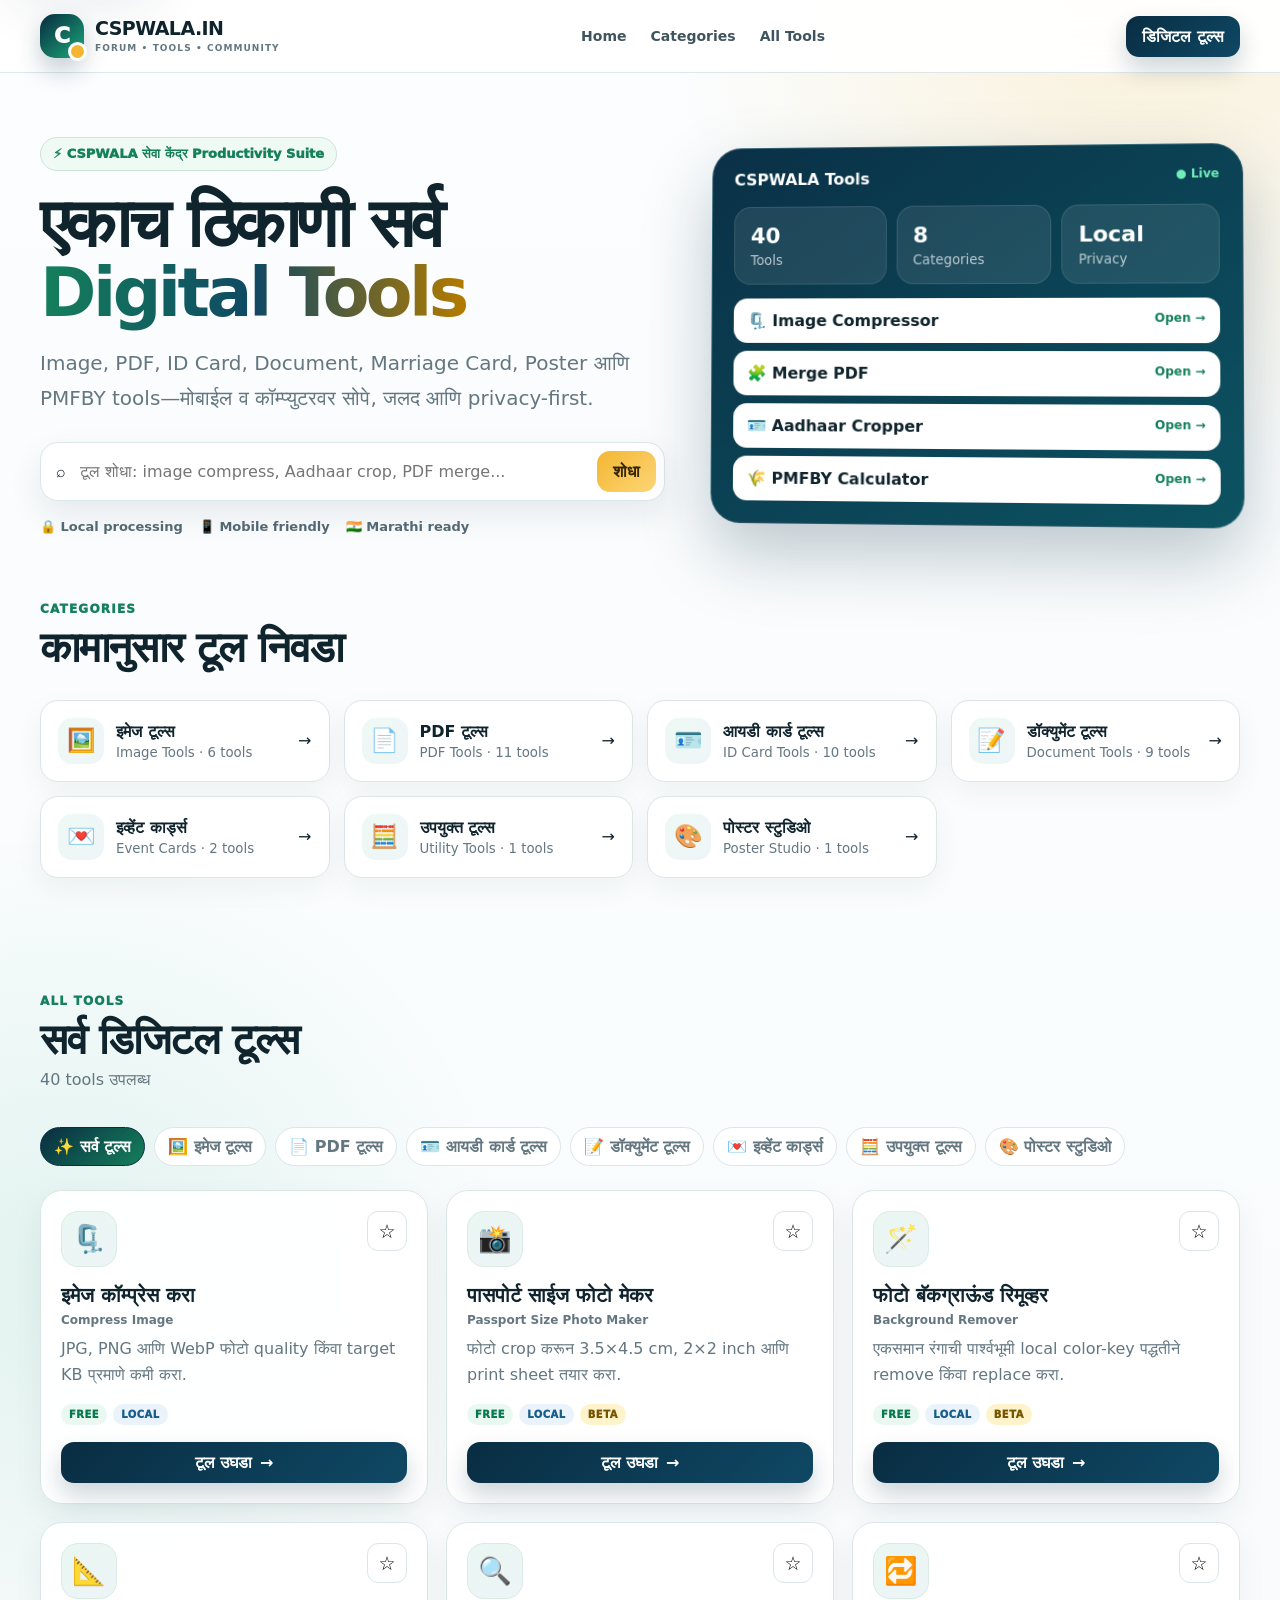
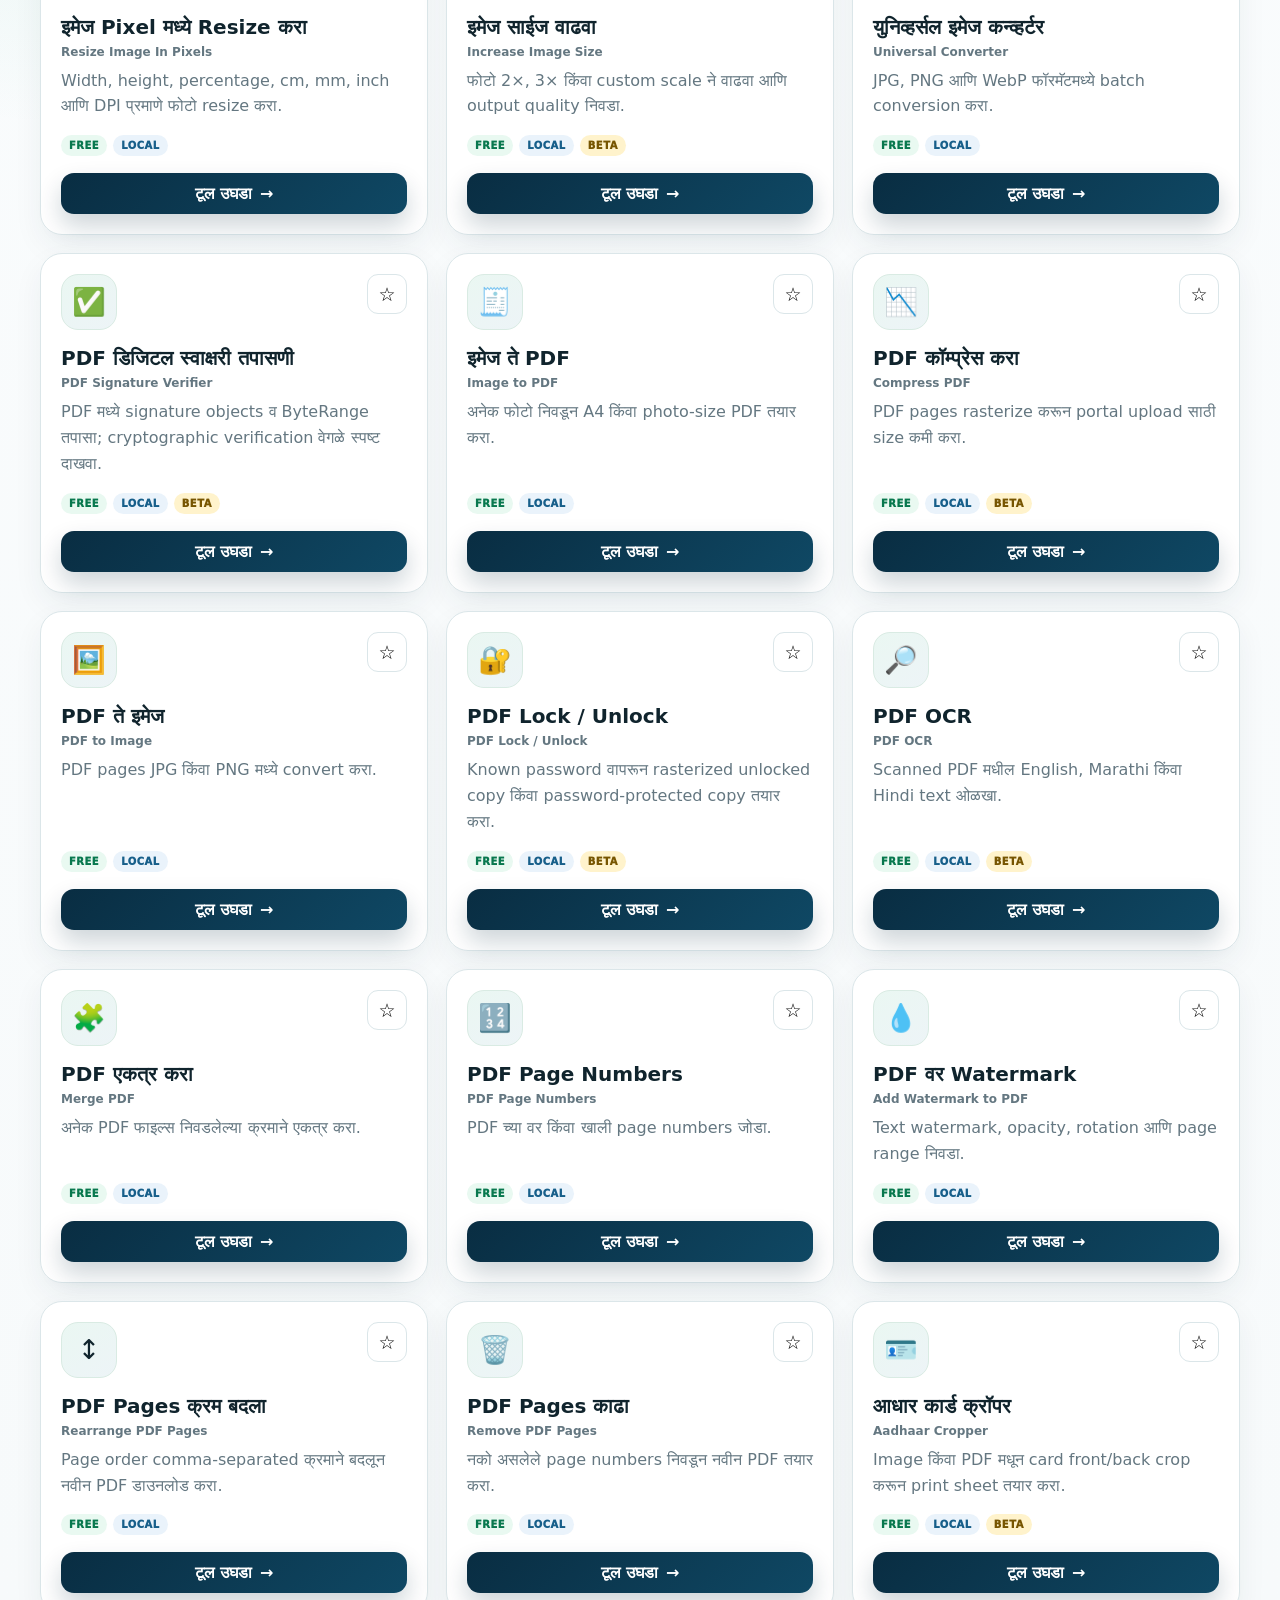
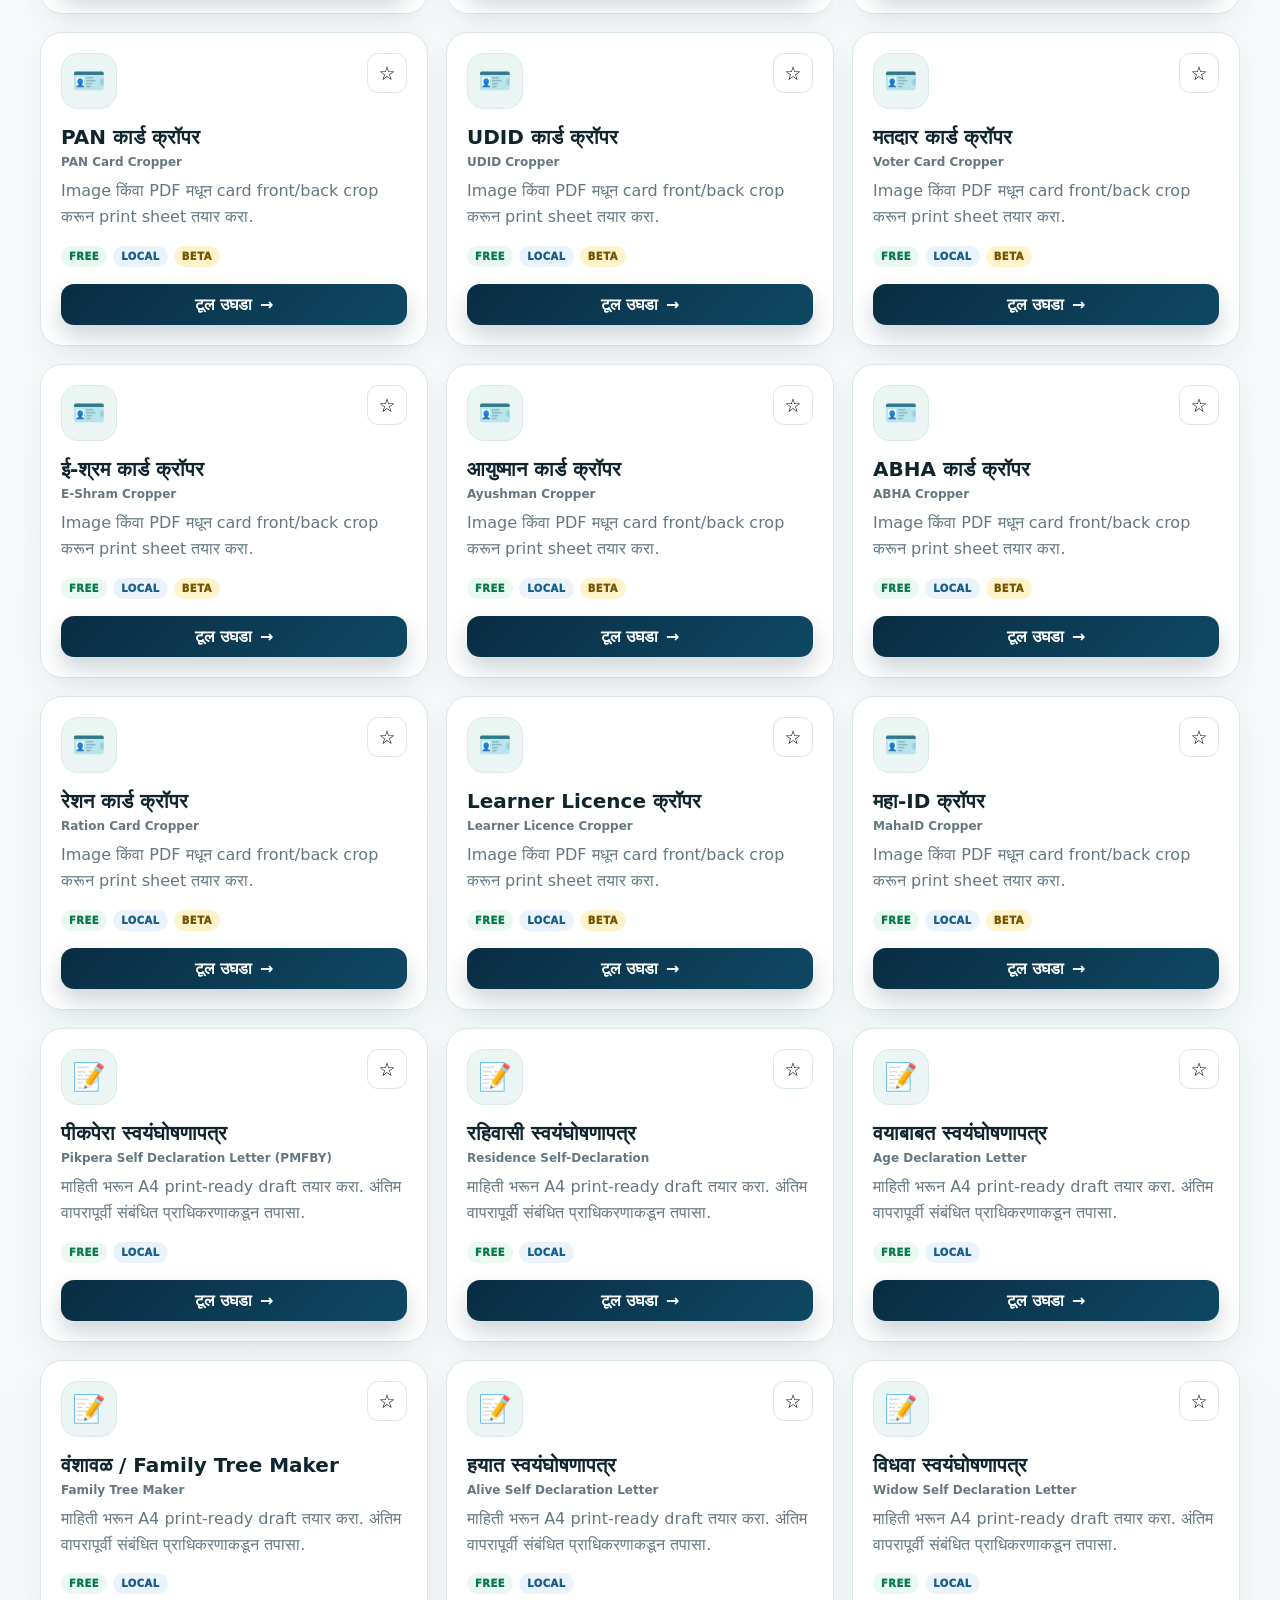
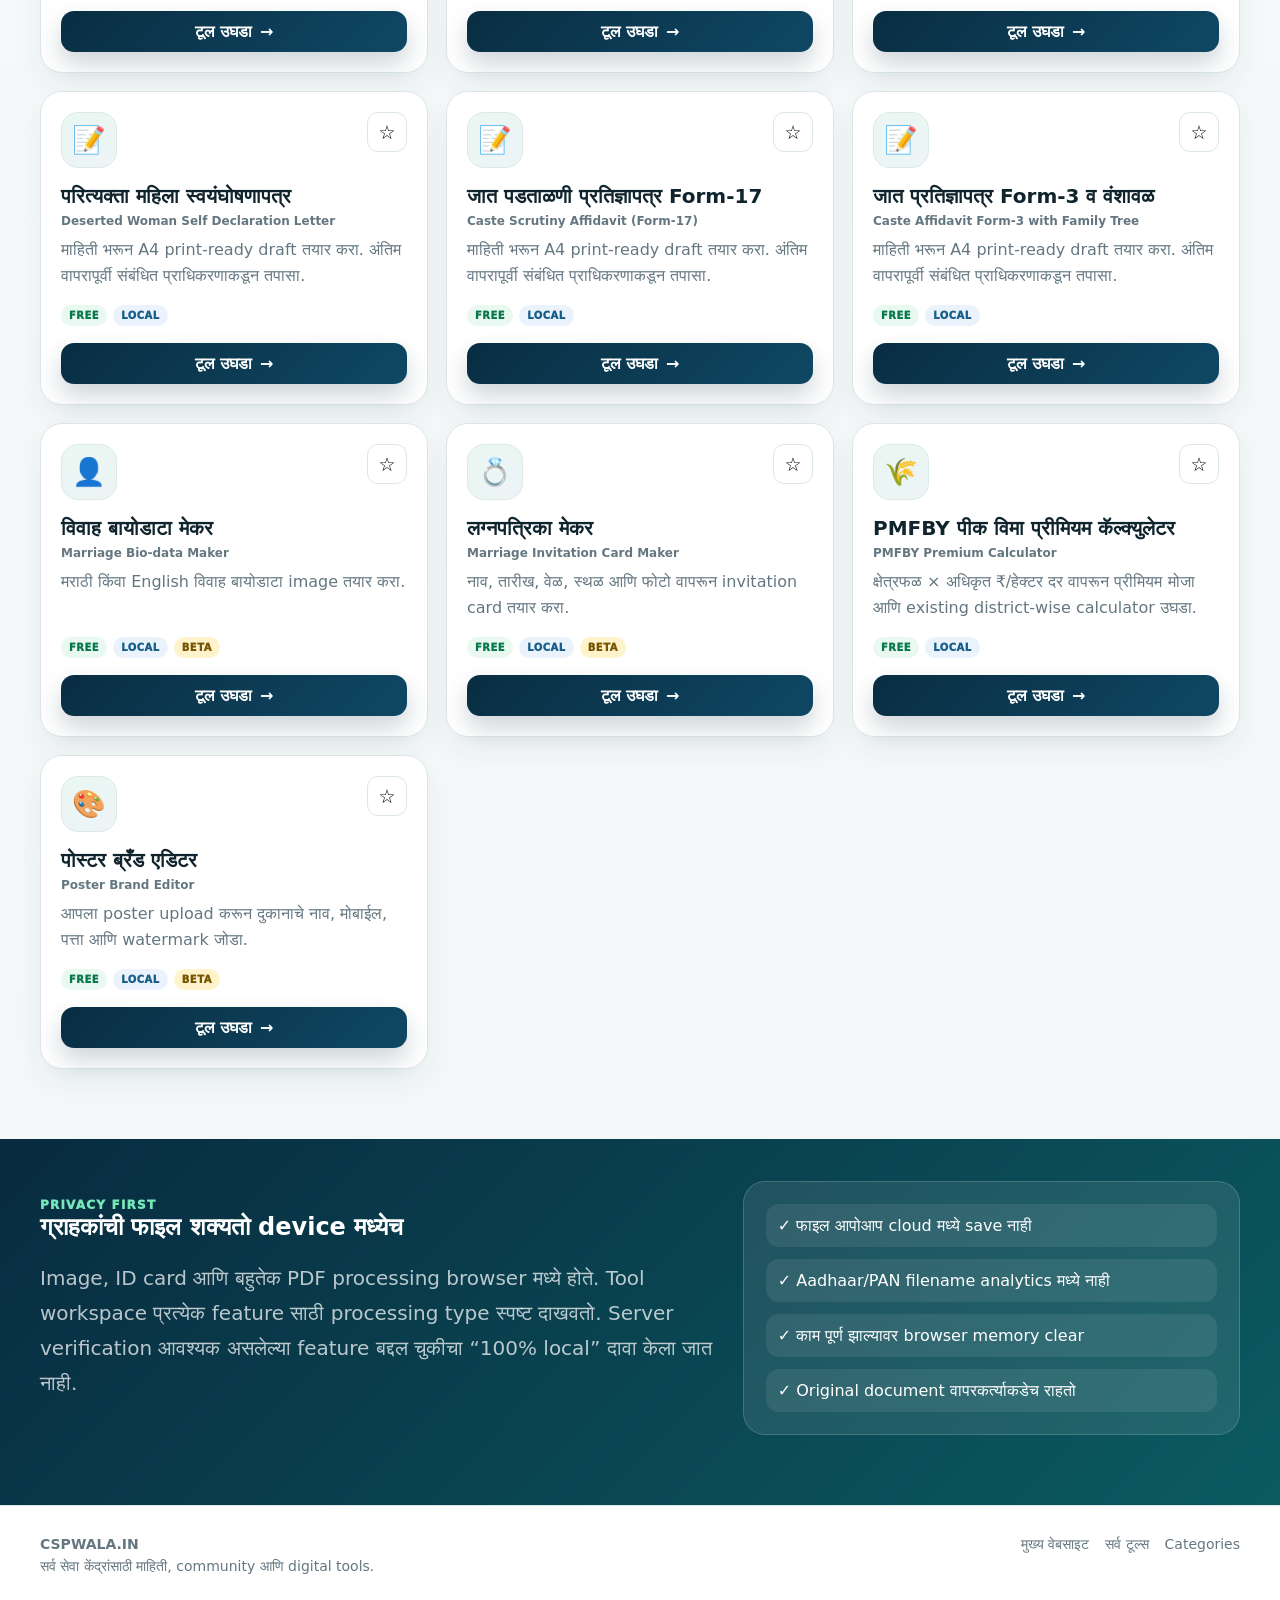
<file: tools/index.html>
<!doctype html>
<html lang="mr">
<head>
  <meta charset="utf-8">
  <meta name="viewport" content="width=device-width, initial-scale=1">
  <meta name="theme-color" content="#092d42">
  <meta name="description" content="CSPWALA Tools मध्ये image, PDF, ID card, document, poster आणि सेवा केंद्रासाठी उपयुक्त browser-based tools वापरा.">
  <title>CSPWALA Tools – सेवा केंद्रासाठी सर्व डिजिटल टूल्स</title>
  <link rel="stylesheet" href="./assets/styles.css">
</head>
<body>
  <a class="skip-link" href="#main">मुख्य मजकुराकडे जा</a>
  <header class="site-header">
    <div class="header-inner">
      <a class="brand" href="https://cspwala.in" aria-label="CSPWALA.IN Home">
        <span class="brand-mark">C</span>
        <span><b>CSPWALA.IN</b><small>FORUM • TOOLS • COMMUNITY</small></span>
      </a>
      <nav class="desktop-nav" aria-label="Primary">
        <a href="https://cspwala.in">Home</a><a href="#categories">Categories</a><a href="#all-tools">All Tools</a>
      </nav>
      <div class="header-actions"><a class="btn btn-primary" href="#all-tools">डिजिटल टूल्स</a></div>
    </div>
  </header>

  <main id="main">
    <section class="hero">
      <div class="container hero-grid">
        <div>
          <span class="eyebrow">⚡ CSPWALA सेवा केंद्र Productivity Suite</span>
          <h1>एकाच ठिकाणी सर्व <span class="gradient-text">Digital Tools</span></h1>
          <p class="lead">Image, PDF, ID Card, Document, Marriage Card, Poster आणि PMFBY tools—मोबाईल व कॉम्प्युटरवर सोपे, जलद आणि privacy-first.</p>
          <div class="search-panel" role="search">
            <span aria-hidden="true">⌕</span><input id="toolSearch" type="search" autocomplete="off" placeholder="टूल शोधा: image compress, Aadhaar crop, PDF merge..." aria-label="Search tools"><button id="searchButton" class="btn btn-accent" type="button">शोधा</button>
          </div>
          <div class="trust-row"><span>🔒 Local processing</span><span>📱 Mobile friendly</span><span>🇮🇳 Marathi ready</span></div>
        </div>
        <div class="hero-dashboard" aria-hidden="true">
          <div class="dash-head"><span>CSPWALA Tools</span><span class="online-dot">● Live</span></div>
          <div class="dash-stats"><div><strong>40</strong><small>Tools</small></div><div><strong>8</strong><small>Categories</small></div><div><strong>Local</strong><small>Privacy</small></div></div>
          <div class="dash-list"><div>🗜️ Image Compressor <span>Open →</span></div><div>🧩 Merge PDF <span>Open →</span></div><div>🪪 Aadhaar Cropper <span>Open →</span></div><div>🌾 PMFBY Calculator <span>Open →</span></div></div>
        </div>
      </div>
    </section>

    <section id="categories" class="section section-tight">
      <div class="container"><div class="section-head"><div><span class="section-kicker">CATEGORIES</span><h2>कामानुसार टूल निवडा</h2></div></div><div id="categoryGrid" class="category-grid"></div></div>
    </section>

    <section id="all-tools" class="section">
      <div class="container">
        <div class="section-head"><div><span class="section-kicker">ALL TOOLS</span><h2>सर्व डिजिटल टूल्स</h2><p id="resultSummary" class="muted" aria-live="polite"></p></div></div>
        <div id="categoryChips" class="chip-row" aria-label="Tool categories"></div>
        <div id="toolGrid" class="tool-grid"></div>
      </div>
    </section>

    <section class="section privacy-section"><div class="container privacy-grid"><div><span class="section-kicker">PRIVACY FIRST</span><h2>ग्राहकांची फाइल शक्यतो device मध्येच</h2><p class="lead">Image, ID card आणि बहुतेक PDF processing browser मध्ये होते. Tool workspace प्रत्येक feature साठी processing type स्पष्ट दाखवतो. Server verification आवश्यक असलेल्या feature बद्दल चुकीचा “100% local” दावा केला जात नाही.</p></div><div class="privacy-card"><div>✓ फाइल आपोआप cloud मध्ये save नाही</div><div>✓ Aadhaar/PAN filename analytics मध्ये नाही</div><div>✓ काम पूर्ण झाल्यावर browser memory clear</div><div>✓ Original document वापरकर्त्याकडेच राहतो</div></div></div></section>
  </main>

  <footer class="footer"><div class="container footer-inner"><div><strong>CSPWALA.IN</strong><p>सर्व सेवा केंद्रांसाठी माहिती, community आणि digital tools.</p></div><div><a href="https://cspwala.in">मुख्य वेबसाइट</a><a href="#all-tools">सर्व टूल्स</a><a href="#categories">Categories</a></div></div></footer>
  <script type="module" src="./assets/tools-page.js"></script>
</body>
</html>
</file>
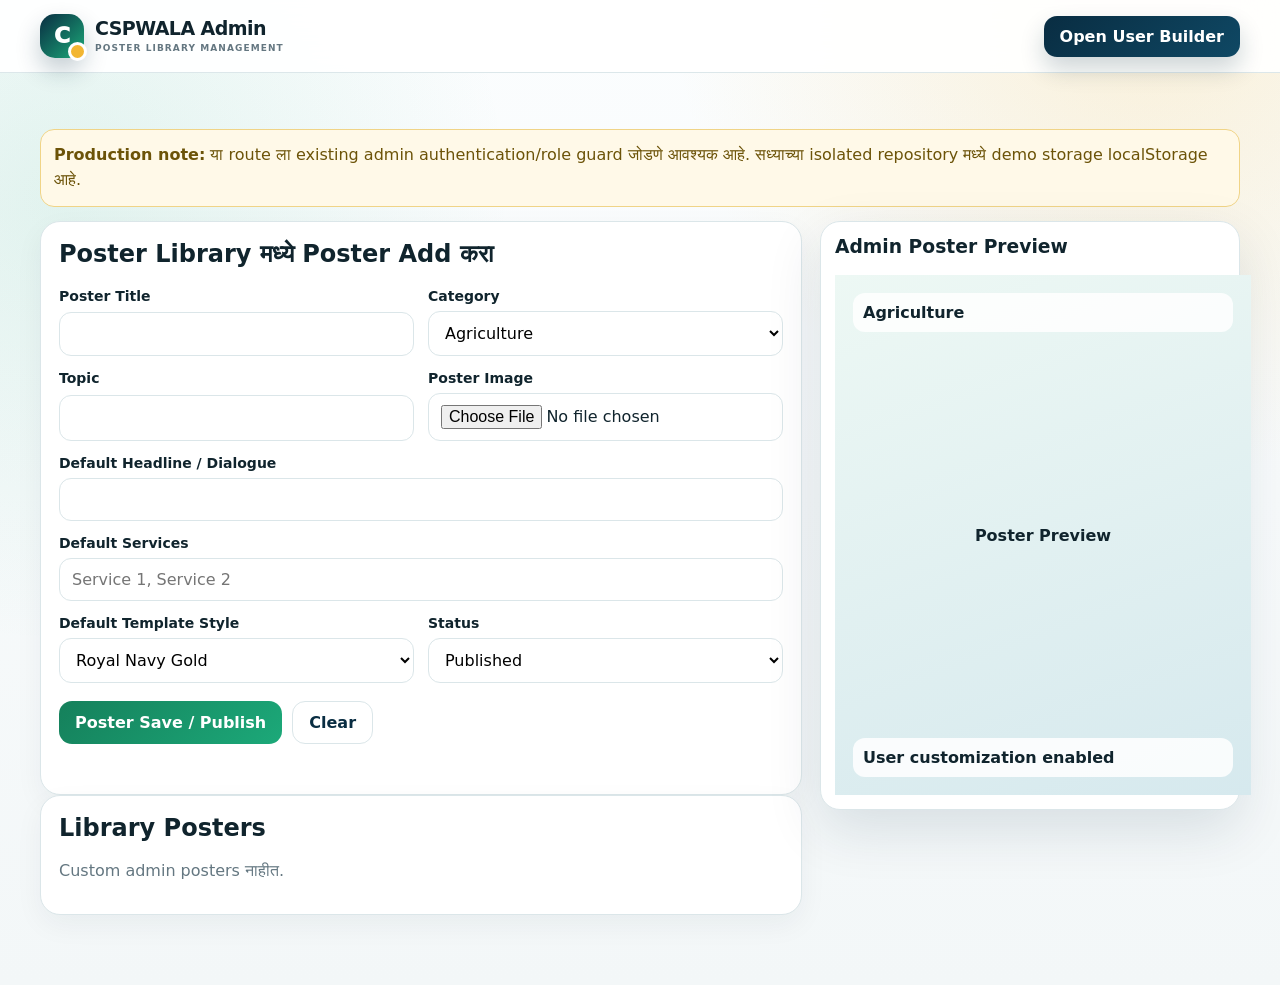
<file: admin/poster-library/index.html>
<!doctype html><html lang="mr"><head><meta charset="utf-8"><meta name="viewport" content="width=device-width,initial-scale=1"><title>Admin Poster Library | CSPWALA.IN</title><link rel="stylesheet" href="../../tools/assets/styles.css"><link rel="stylesheet" href="../../tools/assets/poster-builder.css"></head><body><header class="site-header"><div class="header-inner"><a class="brand" href="../../tools/"><span class="brand-mark">C</span><span><b>CSPWALA Admin</b><small>POSTER LIBRARY MANAGEMENT</small></span></a><a class="btn btn-primary" href="../../tools/advertisement-template-builder/">Open User Builder</a></div></header><main class="section"><div class="container"><div class="warning-box"><b>Production note:</b> या route ला existing admin authentication/role guard जोडणे आवश्यक आहे. सध्याच्या isolated repository मध्ये demo storage localStorage आहे.</div><div class="builder-grid" style="grid-template-columns:minmax(0,1fr) 420px"><section><div class="builder-card"><h2>Poster Library मध्ये Poster Add करा</h2><div class="form-grid"><div class="field"><label>Poster Title</label><input id="title"></div><div class="field"><label>Category</label><select id="category"><option>Agriculture</option><option>Government</option><option>Education</option><option>Banking</option><option>Digital Services</option><option>Jobs</option><option>Business</option></select></div><div class="field"><label>Topic</label><input id="topic"></div><div class="field"><label>Poster Image</label><input id="image" type="file" accept="image/*"></div><div class="field full"><label>Default Headline / Dialogue</label><input id="headline"></div><div class="field full"><label>Default Services</label><input id="services" placeholder="Service 1, Service 2"></div><div class="field"><label>Default Template Style</label><select id="style"><option value="royal">Royal Navy Gold</option><option value="green">Green Trust</option><option value="csc">Orange Blue CSC</option><option value="official">Red Gold Official</option><option value="minimal">Minimal White Green</option><option value="corporate">Corporate Blue</option><option value="purple">Purple Digital</option><option value="teal">Teal Modern</option><option value="luxury">Black Gold Luxury</option><option value="local">Local Orange</option></select></div><div class="field"><label>Status</label><select id="active"><option value="true">Published</option><option value="false">Draft</option></select></div></div><div class="action-row"><button id="save" class="btn btn-success">Poster Save / Publish</button><button id="clear" class="btn btn-secondary">Clear</button></div><p id="status" class="status"></p></div><div class="builder-card"><h2>Library Posters</h2><div id="list"></div></div></section><aside class="preview-column"><h3>Admin Poster Preview</h3><div id="preview" class="library-poster" style="min-height:520px;background:linear-gradient(160deg,#edf8f4,#d6e9ee)"><div class="mini-header">CSPWALA Poster Library</div><div class="library-body">Poster Preview</div><div class="mini-footer">User customization enabled</div></div></aside></div></div></main><script type="module" src="./poster-library-admin.js"></script></body></html>
</file>
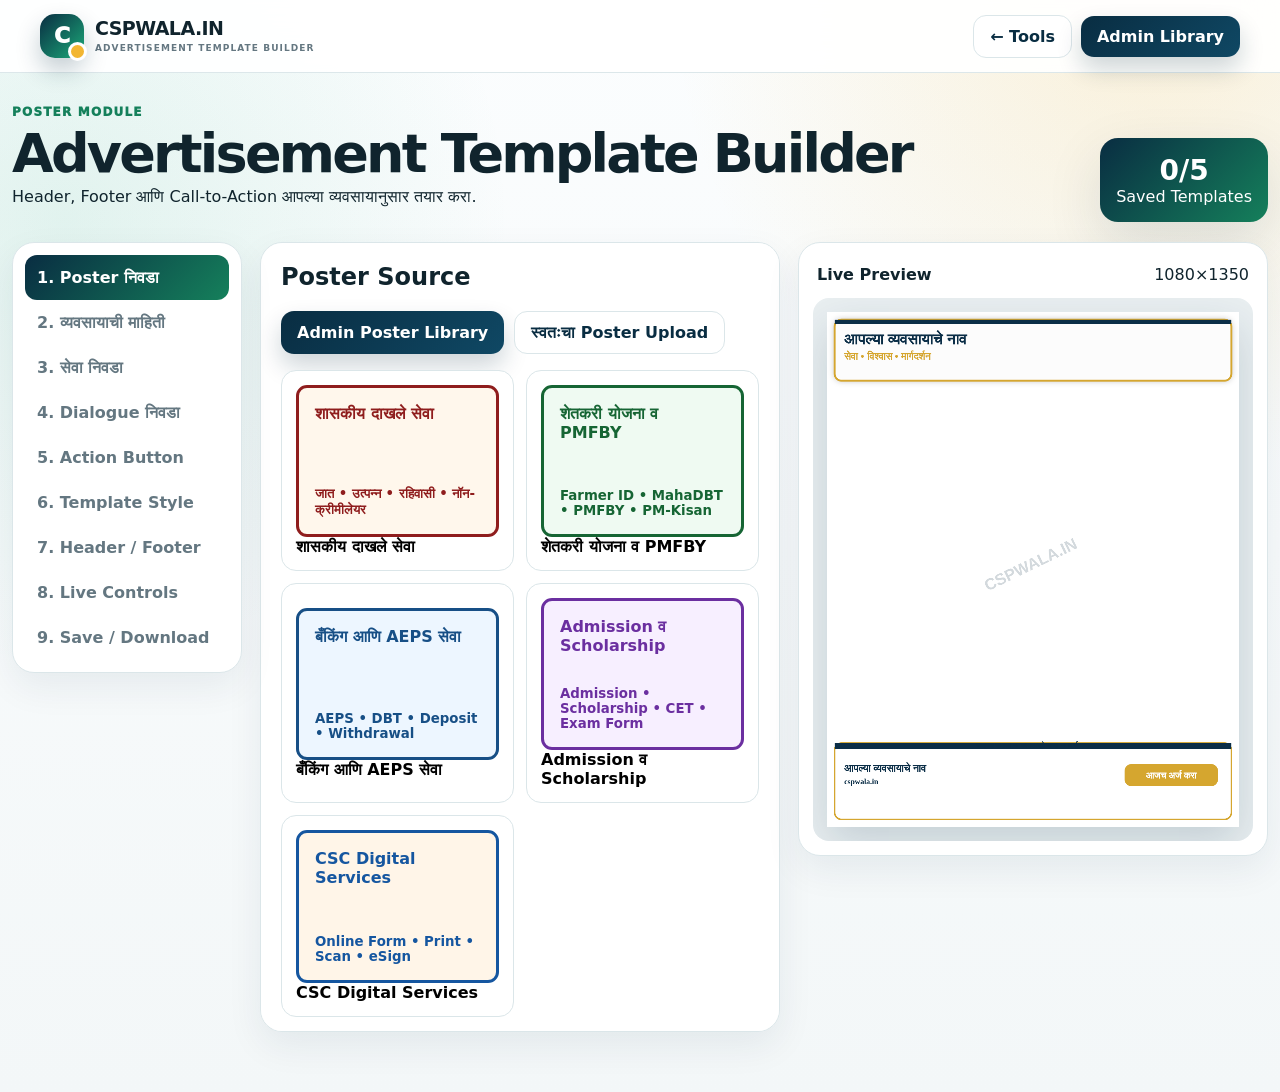
<file: tools/advertisement-builder/index.html>
<!doctype html>
<html lang="mr">
<head>
  <meta charset="utf-8">
  <meta name="viewport" content="width=device-width,initial-scale=1">
  <meta name="theme-color" content="#092d42">
  <title>Advertisement Template Builder | CSPWALA.IN</title>
  <link rel="stylesheet" href="../assets/styles.css">
  <link rel="stylesheet" href="./module.css">
</head>
<body>
<header class="site-header"><div class="header-inner"><a class="brand" href="../"><span class="brand-mark">C</span><span><b>CSPWALA.IN</b><small>ADVERTISEMENT TEMPLATE BUILDER</small></span></a><div class="header-actions"><a class="btn btn-secondary" href="../">← Tools</a><a class="btn btn-primary" href="../admin/posters/">Admin Library</a></div></div></header>
<main class="builder-shell">
  <section class="builder-intro"><div><span class="section-kicker">POSTER MODULE</span><h1>Advertisement Template Builder</h1><p>Header, Footer आणि Call-to-Action आपल्या व्यवसायानुसार तयार करा.</p></div><div class="save-counter"><strong id="savedCount">0/5</strong><span>Saved Templates</span></div></section>
  <div class="builder-grid">
    <aside class="builder-steps">
      <button class="step-tab active" data-step="source">1. Poster निवडा</button><button class="step-tab" data-step="business">2. व्यवसायाची माहिती</button><button class="step-tab" data-step="services">3. सेवा निवडा</button><button class="step-tab" data-step="dialogue">4. Dialogue निवडा</button><button class="step-tab" data-step="actions">5. Action Button</button><button class="step-tab" data-step="style">6. Template Style</button><button class="step-tab" data-step="layout">7. Header / Footer</button><button class="step-tab" data-step="controls">8. Live Controls</button><button class="step-tab" data-step="export">9. Save / Download</button>
    </aside>
    <section class="builder-controls">
      <div class="step-panel active" data-panel="source"><h2>Poster Source</h2><div class="source-switch"><button class="btn btn-primary" data-source="library">Admin Poster Library</button><button class="btn btn-secondary" data-source="upload">स्वतःचा Poster Upload</button></div><div id="libraryGrid" class="library-grid"></div><div id="uploadBox" class="hidden"><label class="upload-card"><input id="posterUpload" type="file" accept="image/*"><span>⬆️ Poster Upload करा</span><small>JPG, PNG, WebP • Max 10 MB</small></label></div></div>
      <div class="step-panel" data-panel="business"><h2>Business Details</h2><div class="form-grid"><div class="field"><label>व्यवसायाचे नाव</label><input id="businessName"></div><div class="field"><label>मालक / संचालक</label><input id="ownerName"></div><div class="field"><label>Mobile Number</label><input id="mobile"></div><div class="field"><label>WhatsApp Number</label><input id="whatsapp"></div><div class="field full"><label>संपूर्ण पत्ता</label><textarea id="address"></textarea></div><div class="field"><label>Website</label><input id="website" value="cspwala.in"></div><div class="field"><label>Email</label><input id="email"></div><div class="field full"><label>Google Maps Link</label><input id="maps"></div><div class="field"><label>Logo</label><input id="logoUpload" type="file" accept="image/*"></div><div class="field"><label>QR Code</label><input id="qrUpload" type="file" accept="image/*"></div></div><label class="check-row"><input id="watermark" type="checkbox" checked> CSPWALA.IN Watermark</label></div>
      <div class="step-panel" data-panel="services"><h2>Services Selection</h2><div id="serviceCategories"></div><div class="field full"><label>Custom Service</label><div class="inline-add"><input id="customService"><button id="addCustomService" class="btn btn-secondary">Add</button></div></div><div id="selectedServices" class="sortable-list"></div><p class="muted">Header max 6 • Footer max 7 • Badge max 2. Selected services drag करून क्रम बदला.</p></div>
      <div class="step-panel" data-panel="dialogue"><h2>Dialogue Selection</h2><div id="dialogueList" class="choice-grid"></div></div>
      <div class="step-panel" data-panel="actions"><h2>Action Button आणि Flow</h2><div id="actionList" class="choice-grid"></div><h3>Action Flow</h3><div id="flowList" class="choice-grid"></div></div>
      <div class="step-panel" data-panel="style"><h2>Premium Template Style</h2><div id="styleList" class="style-grid"></div><h3>Smart Preset</h3><div class="choice-grid"><button class="choice" data-preset="agriculture">Agriculture</button><button class="choice" data-preset="education">Education</button><button class="choice" data-preset="government">Government Certificate</button><button class="choice" data-preset="banking">Banking</button></div></div>
      <div class="step-panel" data-panel="layout"><h2>Header / Footer Layout</h2><h3>Header</h3><div id="headerLayouts" class="choice-grid"></div><h3>Footer</h3><div id="footerLayouts" class="choice-grid"></div></div>
      <div class="step-panel" data-panel="controls"><h2>Live Preview Controls</h2><div class="form-grid"><div class="field"><label>Font Size</label><input id="fontSize" type="range" min="18" max="48" value="30"></div><div class="field"><label>Header Height</label><input id="headerHeight" type="range" min="90" max="260" value="160"></div><div class="field"><label>Footer Height</label><input id="footerHeight" type="range" min="110" max="300" value="200"></div><div class="field"><label>Logo Size</label><input id="logoSize" type="range" min="50" max="180" value="90"></div><div class="field"><label>Rounded Corners</label><input id="radius" type="range" min="0" max="40" value="18"></div><div class="field"><label>Shadow</label><input id="shadow" type="range" min="0" max="40" value="18"></div><div class="field"><label>Watermark Opacity</label><input id="watermarkOpacity" type="range" min="5" max="60" value="18"></div><div class="field"><label>QR Size</label><input id="qrSize" type="range" min="50" max="180" value="90"></div><div class="field"><label>Background Color</label><input id="backgroundColor" type="color" value="#ffffff"></div><div class="field"><label>Border Color</label><input id="borderColor" type="color" value="#d5a62f"></div></div><label class="check-row"><input id="showMobile" type="checkbox" checked> Mobile Number Show</label><label class="check-row"><input id="showWebsite" type="checkbox" checked> Website Show</label></div>
      <div class="step-panel" data-panel="export"><h2>Save / Download</h2><div class="export-grid"><button class="export-btn" data-size="1080,1350">WhatsApp Poster<br><small>1080×1350</small></button><button class="export-btn" data-size="1080,1920">Story / Status<br><small>1080×1920</small></button><button class="export-btn" data-size="1080,1080">Square Post<br><small>1080×1080</small></button><button class="export-btn" data-size="2480,3508">A4 Print<br><small>2480×3508</small></button><button class="export-btn" data-size="header">Header Only PNG</button><button class="export-btn" data-size="footer">Footer Only PNG</button><button class="export-btn" data-size="transparent">Transparent PNG</button></div><div class="action-row"><button id="saveTemplate" class="btn btn-success">Save Reusable Template</button><button id="loadTemplate" class="btn btn-secondary">Saved Templates पहा</button></div><div id="savedTemplates" class="saved-grid"></div></div>
    </section>
    <section class="preview-column"><div class="preview-toolbar"><strong>Live Preview</strong><span id="previewSize">1080×1350</span></div><div class="canvas-stage"><canvas id="posterCanvas" width="1080" height="1350"></canvas></div></section>
  </div>
</main>
<script type="module" src="./builder.js"></script>
</body></html>
</file>
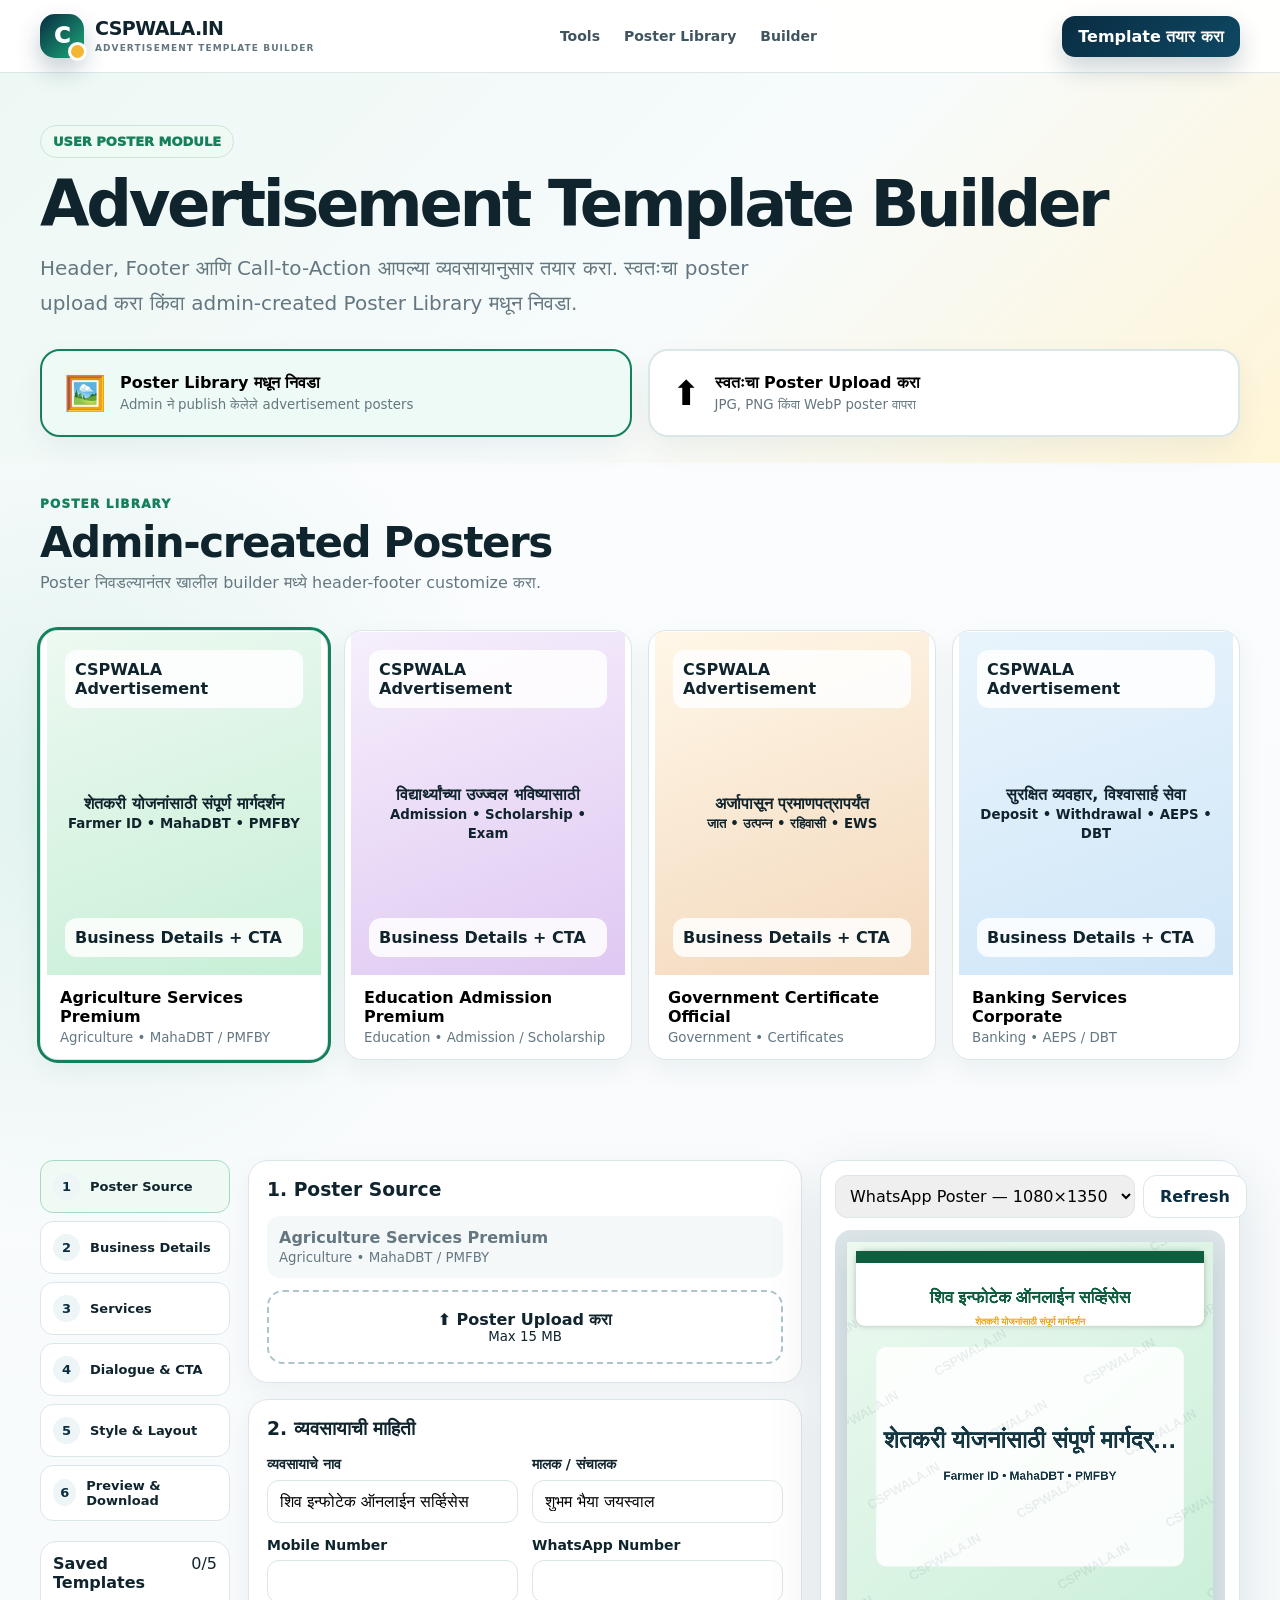
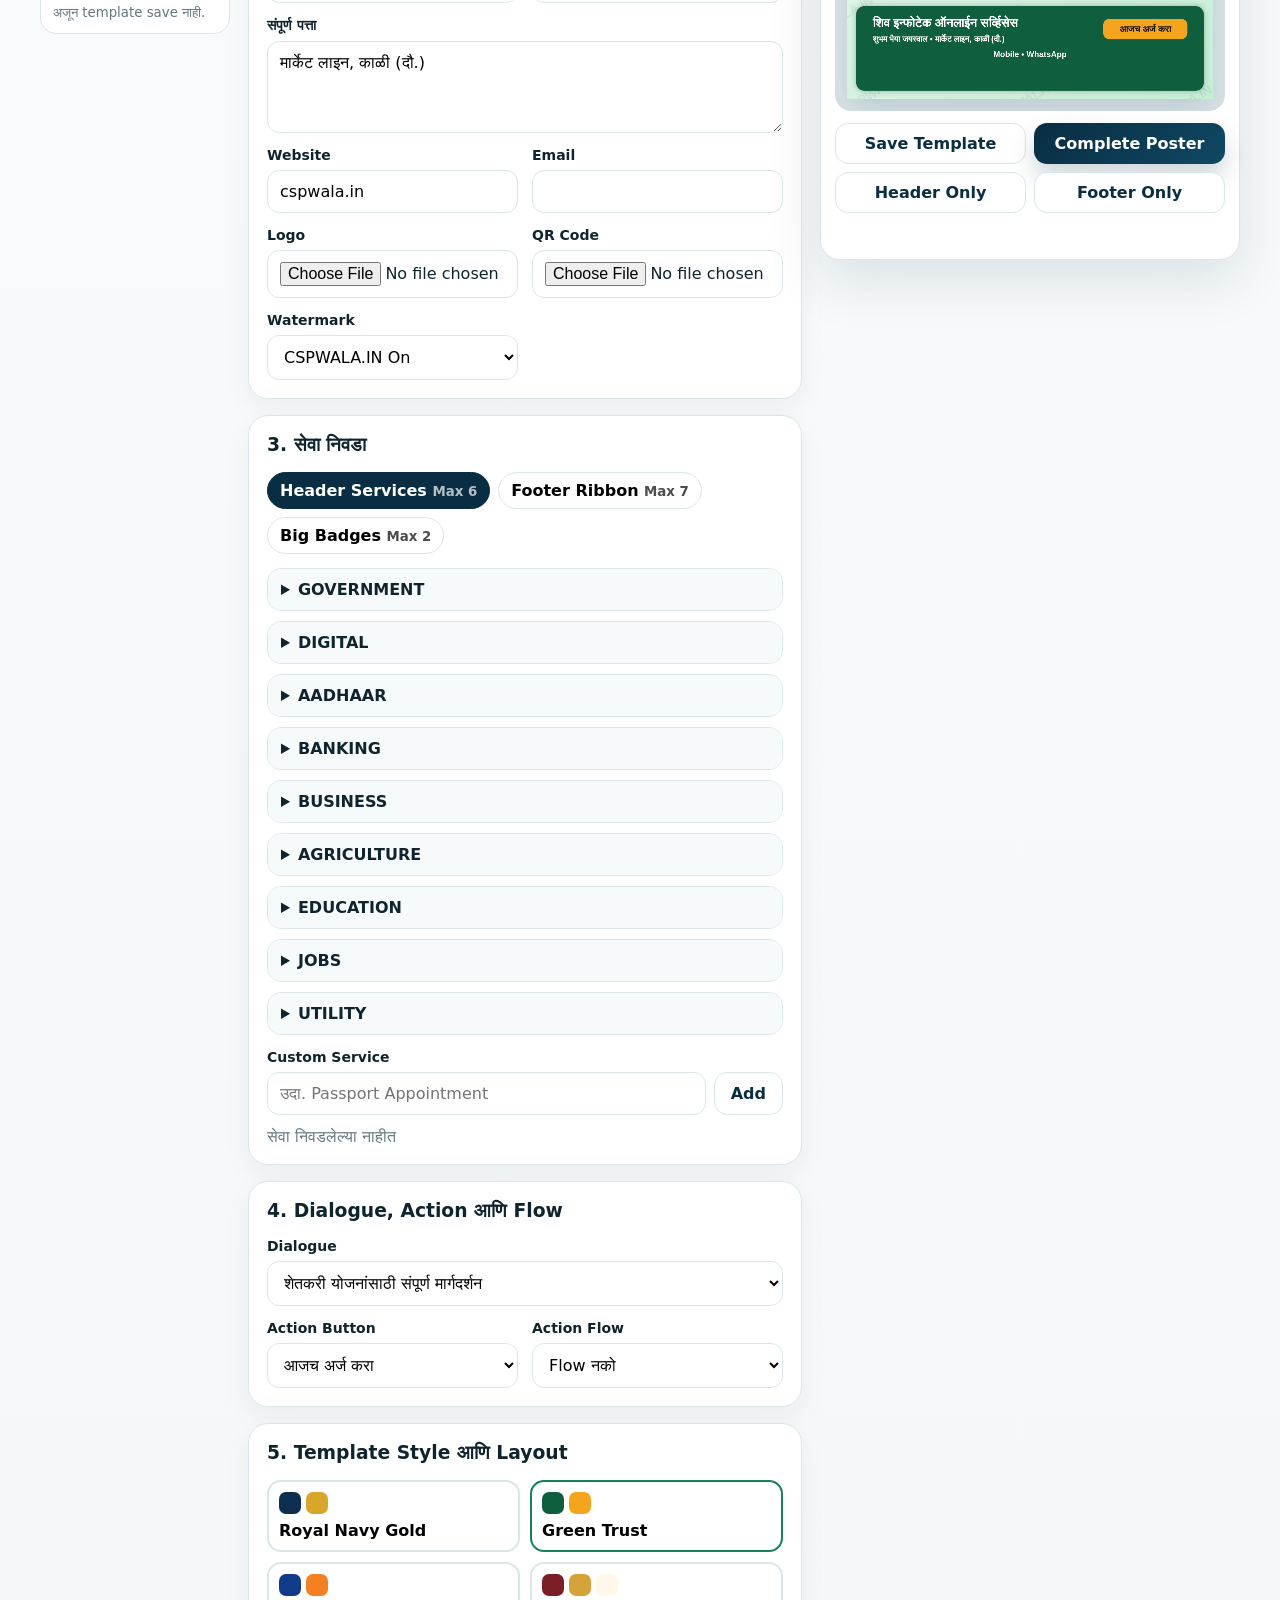
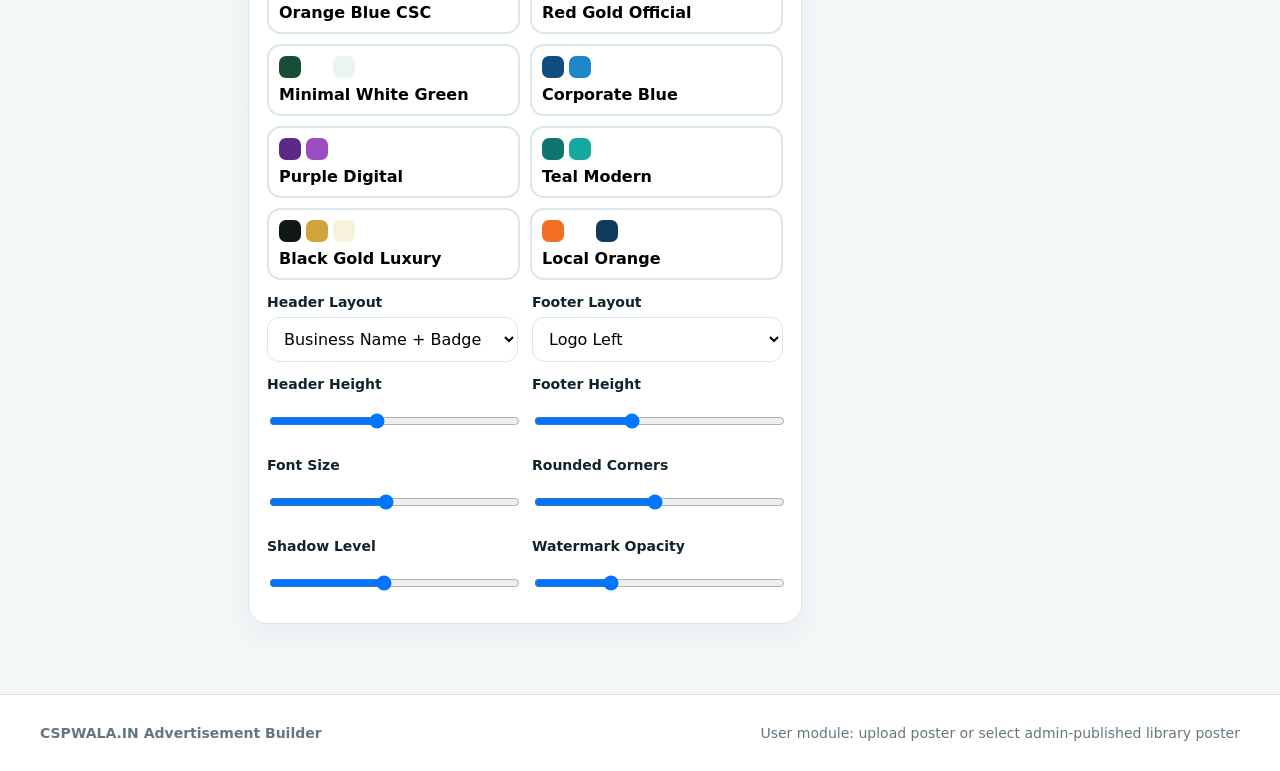
<file: tools/advertisement-template-builder/index.html>
<!doctype html>
<html lang="mr">
<head>
  <meta charset="utf-8">
  <meta name="viewport" content="width=device-width,initial-scale=1">
  <meta name="theme-color" content="#092d42">
  <title>Advertisement Template Builder | CSPWALA.IN</title>
  <link rel="stylesheet" href="../assets/styles.css">
  <link rel="stylesheet" href="../assets/poster-builder.css">
</head>
<body>
<header class="site-header"><div class="header-inner"><a class="brand" href="../"><span class="brand-mark">C</span><span><b>CSPWALA.IN</b><small>ADVERTISEMENT TEMPLATE BUILDER</small></span></a><nav class="desktop-nav"><a href="../">Tools</a><a href="#posterLibrary">Poster Library</a><a href="#builder">Builder</a></nav><a class="btn btn-primary" href="#builder">Template तयार करा</a></div></header>
<main>
<section class="builder-hero"><div class="container"><span class="eyebrow">USER POSTER MODULE</span><h1>Advertisement Template Builder</h1><p class="lead">Header, Footer आणि Call-to-Action आपल्या व्यवसायानुसार तयार करा. स्वतःचा poster upload करा किंवा admin-created Poster Library मधून निवडा.</p><div class="source-actions"><button class="source-card active" data-source="library"><span>🖼️</span><b>Poster Library मधून निवडा</b><small>Admin ने publish केलेले advertisement posters</small></button><button class="source-card" data-source="upload"><span>⬆️</span><b>स्वतःचा Poster Upload करा</b><small>JPG, PNG किंवा WebP poster वापरा</small></button></div></div></section>

<section id="posterLibrary" class="section builder-section"><div class="container"><div class="section-head"><div><span class="section-kicker">POSTER LIBRARY</span><h2>Admin-created Posters</h2><p class="muted">Poster निवडल्यानंतर खालील builder मध्ये header-footer customize करा.</p></div></div><div id="libraryGrid" class="poster-library-grid"></div></div></section>

<section id="builder" class="section builder-section"><div class="container builder-grid">
  <aside class="builder-sidebar">
    <div class="builder-step active"><span>1</span><b>Poster Source</b></div><div class="builder-step"><span>2</span><b>Business Details</b></div><div class="builder-step"><span>3</span><b>Services</b></div><div class="builder-step"><span>4</span><b>Dialogue & CTA</b></div><div class="builder-step"><span>5</span><b>Style & Layout</b></div><div class="builder-step"><span>6</span><b>Preview & Download</b></div>
    <div class="saved-panel"><div class="saved-head"><b>Saved Templates</b><span id="savedCount">0/5</span></div><div id="savedTemplates"></div></div>
  </aside>

  <section class="builder-controls">
    <div class="builder-card" id="sourcePanel"><h3>1. Poster Source</h3><div id="selectedPosterInfo" class="selected-poster-info">Poster Library मधून poster निवडा किंवा upload करा.</div><label class="upload-poster"><input id="posterUpload" type="file" accept="image/jpeg,image/png,image/webp"><span>⬆️ Poster Upload करा</span><small>Max 15 MB</small></label></div>

    <div class="builder-card"><h3>2. व्यवसायाची माहिती</h3><div class="form-grid"><div class="field"><label>व्यवसायाचे नाव</label><input id="businessName" value="शिव इन्फोटेक ऑनलाईन सर्व्हिसेस"></div><div class="field"><label>मालक / संचालक</label><input id="ownerName" value="शुभम भैया जयस्वाल"></div><div class="field"><label>Mobile Number</label><input id="mobile"></div><div class="field"><label>WhatsApp Number</label><input id="whatsapp"></div><div class="field full"><label>संपूर्ण पत्ता</label><textarea id="address">मार्केट लाइन, काळी (दौ.)</textarea></div><div class="field"><label>Website</label><input id="website" value="cspwala.in"></div><div class="field"><label>Email</label><input id="email" type="email"></div><div class="field"><label>Logo</label><input id="logoUpload" type="file" accept="image/*"></div><div class="field"><label>QR Code</label><input id="qrUpload" type="file" accept="image/*"></div><div class="field"><label>Watermark</label><select id="watermark"><option value="on" selected>CSPWALA.IN On</option><option value="off">Off (admin permission)</option></select></div></div></div>

    <div class="builder-card"><h3>3. सेवा निवडा</h3><div class="selection-tabs"><button class="tab active" data-zone="header">Header Services <small>Max 6</small></button><button class="tab" data-zone="footer">Footer Ribbon <small>Max 7</small></button><button class="tab" data-zone="badge">Big Badges <small>Max 2</small></button></div><div id="serviceGroups" class="service-groups"></div><div class="field"><label>Custom Service</label><div class="inline-field"><input id="customService" placeholder="उदा. Passport Appointment"><button id="addCustomService" class="btn btn-secondary" type="button">Add</button></div></div><div id="selectedServices" class="selected-services"></div></div>

    <div class="builder-card"><h3>4. Dialogue, Action आणि Flow</h3><div class="form-grid"><div class="field full"><label>Dialogue</label><select id="dialogue"></select></div><div class="field"><label>Action Button</label><select id="action"></select></div><div class="field"><label>Action Flow</label><select id="flow"><option value="none">Flow नको</option><option value="three">3-Step Flow</option><option value="four">4-Step Flow</option><option value="five">5-Step Flow</option><option value="farmer">Farmer Flow</option><option value="certificate">Certificate Flow</option><option value="education">Education Flow</option></select></div></div></div>

    <div class="builder-card"><h3>5. Template Style आणि Layout</h3><div id="styleGrid" class="style-grid"></div><div class="form-grid"><div class="field"><label>Header Layout</label><select id="headerLayout"></select></div><div class="field"><label>Footer Layout</label><select id="footerLayout"></select></div><div class="field"><label>Header Height</label><input id="headerHeight" type="range" min="120" max="360" value="220"></div><div class="field"><label>Footer Height</label><input id="footerHeight" type="range" min="150" max="420" value="250"></div><div class="field"><label>Font Size</label><input id="fontScale" type="range" min="70" max="135" value="100"></div><div class="field"><label>Rounded Corners</label><input id="radius" type="range" min="0" max="50" value="24"></div><div class="field"><label>Shadow Level</label><input id="shadow" type="range" min="0" max="40" value="18"></div><div class="field"><label>Watermark Opacity</label><input id="watermarkOpacity" type="range" min="3" max="18" value="7"></div></div></div>
  </section>

  <aside class="preview-column"><div class="preview-toolbar"><select id="outputSize"><option value="1080,1350">WhatsApp Poster — 1080×1350</option><option value="1080,1920">Story / Status — 1080×1920</option><option value="1080,1080">Square Post — 1080×1080</option><option value="2480,3508">A4 Print — 2480×3508</option></select><button id="refreshPreview" class="btn btn-secondary">Refresh</button></div><div class="poster-canvas-wrap"><canvas id="posterCanvas" width="1080" height="1350"></canvas></div><div class="preview-actions"><button id="saveTemplate" class="btn btn-secondary">Save Template</button><button id="downloadFull" class="btn btn-primary">Complete Poster</button><button id="downloadHeader" class="btn btn-secondary">Header Only</button><button id="downloadFooter" class="btn btn-secondary">Footer Only</button></div><p id="builderStatus" class="status"></p></aside>
</div></section>
</main>
<footer class="footer"><div class="container footer-inner"><strong>CSPWALA.IN Advertisement Builder</strong><span>User module: upload poster or select admin-published library poster</span></div></footer>
<script type="module" src="../assets/poster-builder.js"></script>
</body></html>
</file>
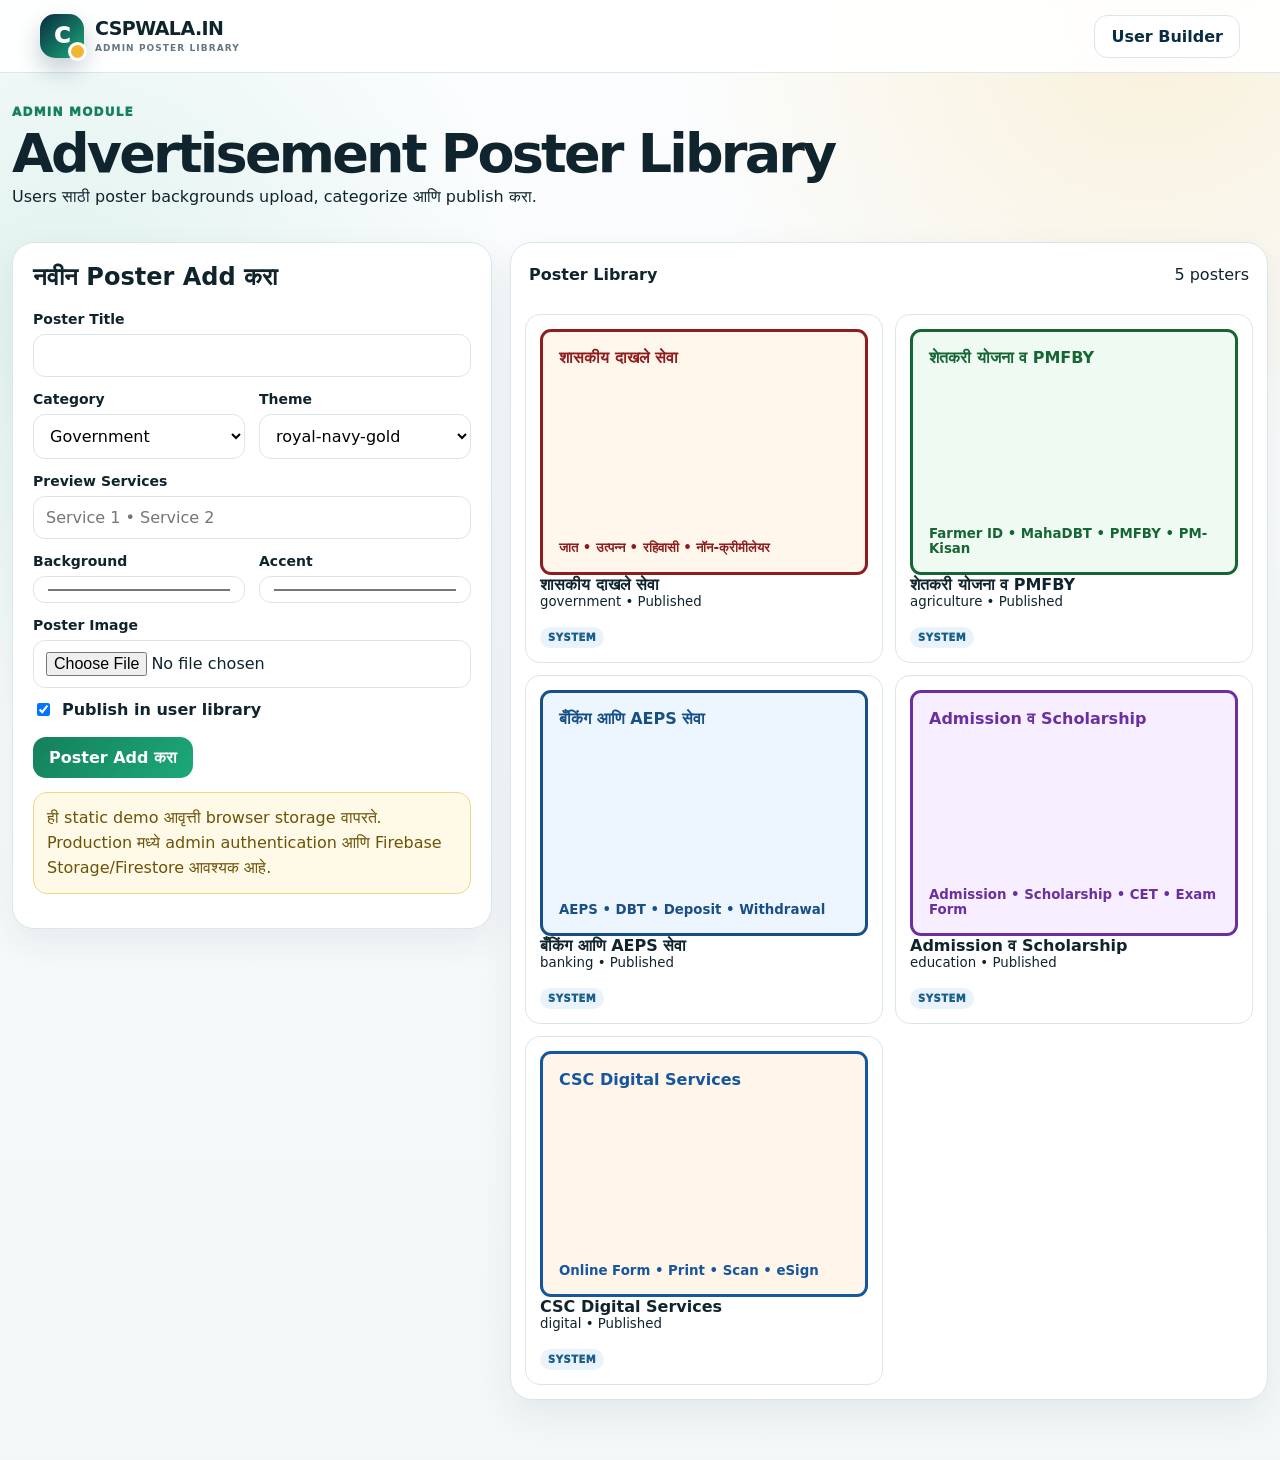
<file: tools/admin/posters/index.html>
<!doctype html><html lang="mr"><head><meta charset="utf-8"><meta name="viewport" content="width=device-width,initial-scale=1"><title>Poster Library Admin | CSPWALA</title><link rel="stylesheet" href="../../assets/styles.css"><link rel="stylesheet" href="../../advertisement-builder/module.css"></head><body><header class="site-header"><div class="header-inner"><a class="brand" href="../../"><span class="brand-mark">C</span><span><b>CSPWALA.IN</b><small>ADMIN POSTER LIBRARY</small></span></a><div class="header-actions"><a class="btn btn-secondary" href="../../advertisement-builder/">User Builder</a></div></div></header><main class="builder-shell"><section class="builder-intro"><div><span class="section-kicker">ADMIN MODULE</span><h1>Advertisement Poster Library</h1><p>Users साठी poster backgrounds upload, categorize आणि publish करा.</p></div></section><div class="builder-grid" style="grid-template-columns:minmax(340px,480px) 1fr"><section class="builder-controls"><h2>नवीन Poster Add करा</h2><div class="form-grid"><div class="field full"><label>Poster Title</label><input id="title"></div><div class="field"><label>Category</label><select id="category"><option value="government">Government</option><option value="agriculture">Agriculture</option><option value="banking">Banking</option><option value="education">Education</option><option value="digital">Digital Services</option><option value="aadhaar">Aadhaar</option><option value="jobs">Jobs</option><option value="business">Business</option></select></div><div class="field"><label>Theme</label><select id="theme"><option>royal-navy-gold</option><option>green-trust</option><option>orange-blue</option><option>red-gold</option><option>corporate-blue</option><option>purple-digital</option></select></div><div class="field full"><label>Preview Services</label><input id="previewText" placeholder="Service 1 • Service 2"></div><div class="field"><label>Background</label><input id="background" type="color" value="#ffffff"></div><div class="field"><label>Accent</label><input id="accent" type="color" value="#092d42"></div><div class="field full"><label>Poster Image</label><input id="image" type="file" accept="image/*"></div></div><label class="check-row"><input id="published" type="checkbox" checked> Publish in user library</label><div class="action-row"><button id="addPoster" class="btn btn-success">Poster Add करा</button></div><div class="warning-box">ही static demo आवृत्ती browser storage वापरते. Production मध्ये admin authentication आणि Firebase Storage/Firestore आवश्यक आहे.</div></section><section class="preview-column" style="position:static"><div class="preview-toolbar"><strong>Poster Library</strong><span id="posterCount"></span></div><div id="adminGrid" class="library-grid"></div></section></div></main><script type="module" src="./admin.js"></script></body></html>
</file>
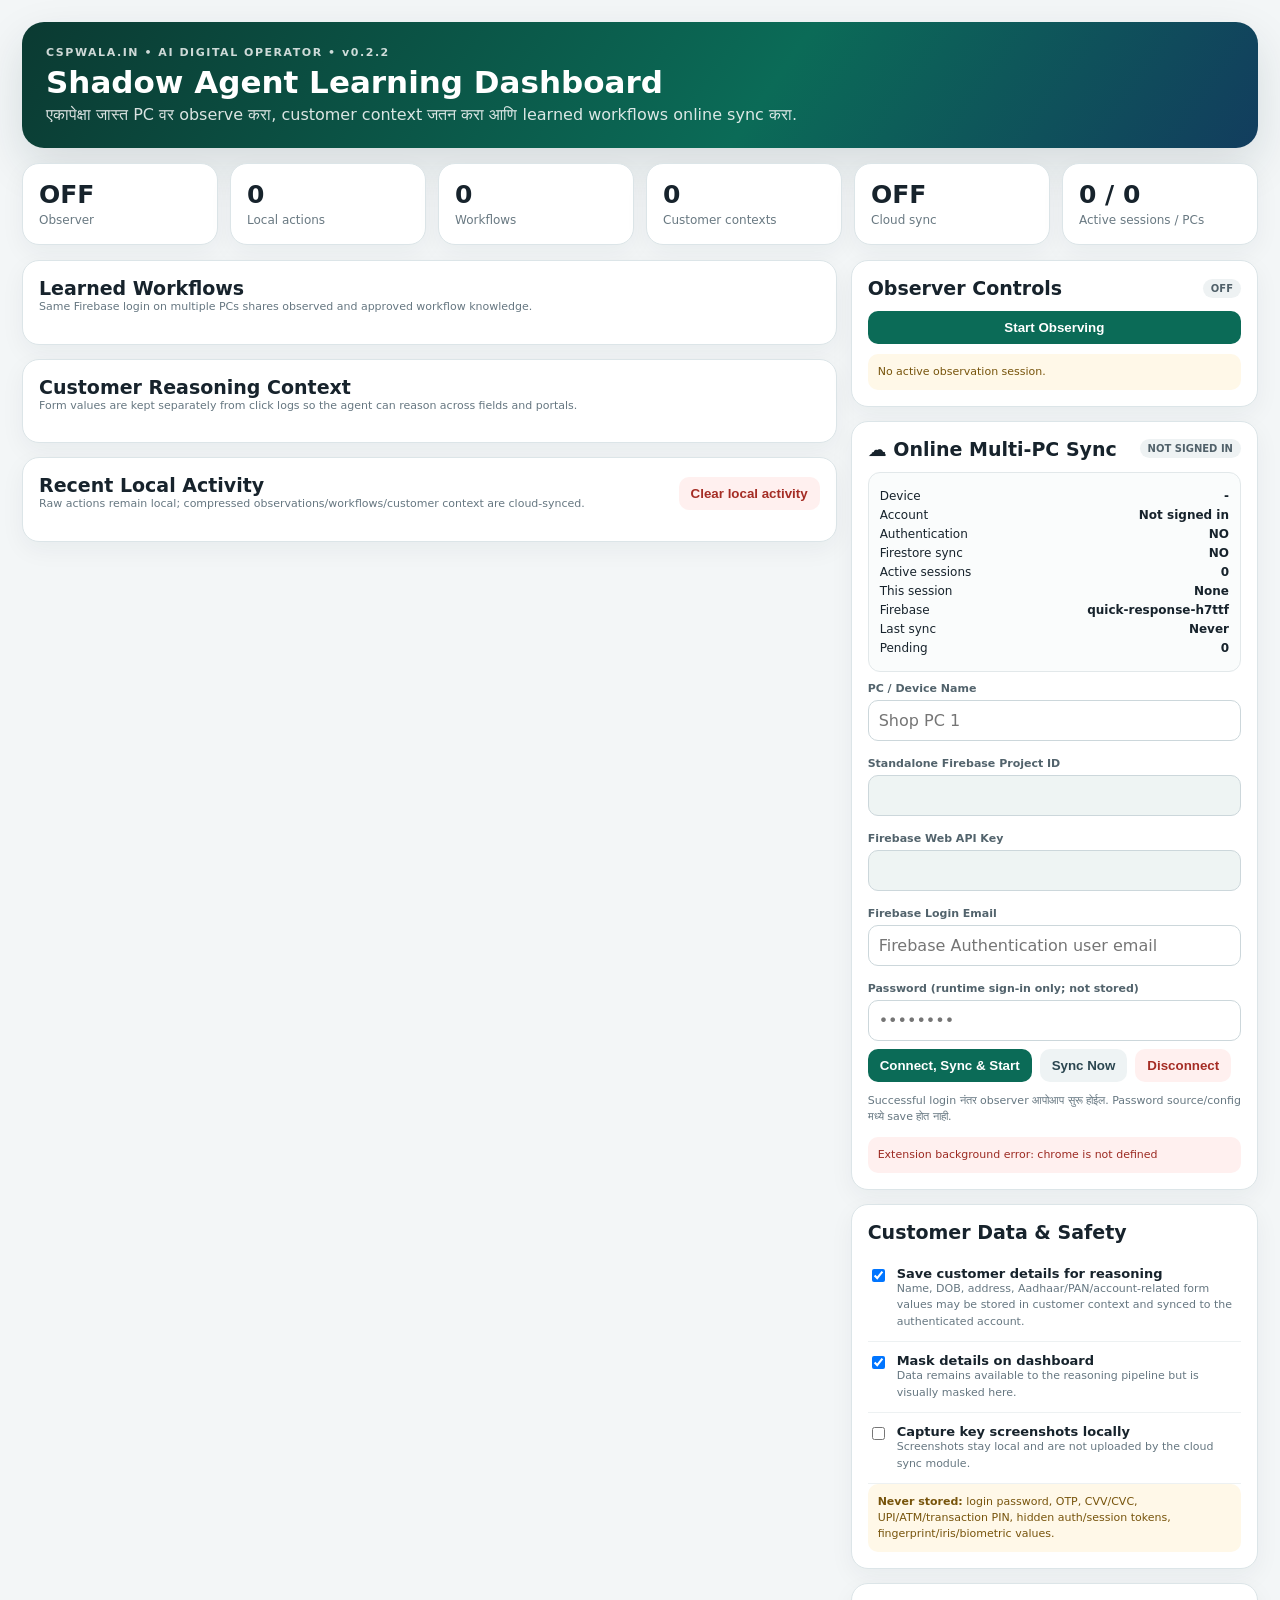
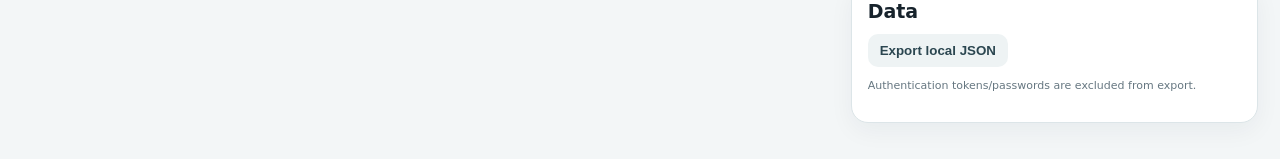
<file: ai-digital-operator/extension/dashboard.html>
<!doctype html>
<html lang="mr">
<head>
  <meta charset="utf-8">
  <meta name="viewport" content="width=device-width,initial-scale=1">
  <title>CSPWALA Shadow Agent Dashboard</title>
  <style>
    :root{--navy:#0f2740;--green:#0b6b57;--line:#dce5e8;--muted:#697982;--bg:#f3f6f7;--danger:#a52d25;--amber:#986508}
    *{box-sizing:border-box}body{margin:0;font-family:Inter,system-ui,-apple-system,"Noto Sans Devanagari",sans-serif;background:var(--bg);color:#17232c}.wrap{max-width:1320px;margin:auto;padding:22px}
    header{border-radius:22px;padding:24px;color:#fff;background:linear-gradient(125deg,#0b3a32,#0b6b57 60%,#123d5e);box-shadow:0 18px 45px rgba(13,43,52,.13)}header h1{margin:5px 0;font-size:31px}.eyebrow{font-size:11px;letter-spacing:.14em;font-weight:900;opacity:.8}header p{margin:0;opacity:.85}
    .metrics{display:grid;grid-template-columns:repeat(6,1fr);gap:12px;margin:15px 0}.metric,.panel{background:#fff;border:1px solid var(--line);border-radius:17px;box-shadow:0 8px 24px rgba(20,45,60,.05)}.metric{padding:16px}.metric strong{display:block;font-size:25px}.metric span{font-size:12px;color:var(--muted)}
    .layout{display:grid;grid-template-columns:minmax(0,1.5fr) minmax(350px,.75fr);gap:14px}.panel{padding:16px;margin-bottom:14px}.head{display:flex;align-items:center;justify-content:space-between;gap:10px;margin-bottom:12px}.head h2{font-size:19px;margin:0}.sub,.note{font-size:11px;color:#667781;line-height:1.5}
    button{border:0;border-radius:10px;padding:9px 12px;font-weight:800;cursor:pointer}.primary{background:var(--green);color:#fff}.ghost{background:#eef3f4;color:#2b4650}.danger{background:#fff0ef;color:var(--danger)}.approve{background:#e4f6ef;color:#08704f}.row{display:flex;gap:8px;flex-wrap:wrap}
    .workflow,.customer{border:1px solid #e1e8ea;border-radius:14px;padding:13px;margin:9px 0;background:#fbfcfc}.workflow-top,.customer-top{display:flex;justify-content:space-between;gap:12px;align-items:flex-start}.workflow h3,.customer h3{margin:0 0 3px;font-size:15px}.chip{display:inline-block;border-radius:999px;padding:4px 8px;font-size:10px;font-weight:900;background:#eef2f3;color:#51616a}.chip.ok{background:#e0f5ec;color:#08704f}.chip.warn{background:#fff4dc;color:#8a5b05}.chip.bad{background:#fff0ef;color:#9c2a22}.confidence{font-size:12px;font-weight:900}.bar{height:7px;border-radius:99px;background:#e9eef0;overflow:hidden;margin-top:7px}.bar i{display:block;height:100%;background:linear-gradient(90deg,#0b6b57,#19a07c);border-radius:99px}.actions{font-size:11px;color:#667780;margin-top:8px;line-height:1.45}.workflow-buttons{display:flex;gap:6px;margin-top:10px}
    .event{display:grid;grid-template-columns:90px 90px 1fr;gap:8px;padding:9px 2px;border-bottom:1px solid #edf1f2;font-size:12px}.event:last-child{border-bottom:0}.event-type{font-weight:900}.event-url{white-space:nowrap;overflow:hidden;text-overflow:ellipsis;color:#5c6c74}.event-time{color:#7a878e}
    label.setting{display:flex;align-items:flex-start;gap:9px;padding:11px 0;border-bottom:1px solid #edf1f2;font-size:13px}label.setting:last-child{border:0}.empty{padding:25px;text-align:center;color:#77858b;border:1px dashed #d6e0e3;border-radius:13px}
    .formgrid{display:grid;grid-template-columns:1fr 1fr;gap:8px}.field{display:flex;flex-direction:column;gap:5px;margin-bottom:8px}.field.full{grid-column:1/-1}.field label{font-size:11px;font-weight:800;color:#52636c}.field input{width:100%;padding:10px;border:1px solid #ccd7db;border-radius:10px;font:inherit}.field input[readonly]{background:#eef4f3;color:#3e5f58;font-weight:700}.syncbox{padding:11px;border:1px solid #e2e8ea;border-radius:12px;background:#fafcfc;margin-bottom:10px}.syncrow{display:flex;justify-content:space-between;gap:8px;font-size:12px;margin:5px 0}.syncrow span:last-child{font-weight:800;text-align:right;word-break:break-word}.customer-fields{display:grid;grid-template-columns:1fr 1fr;gap:6px;margin-top:9px}.customer-field{padding:8px;border-radius:9px;background:#f1f5f5;font-size:11px;overflow:hidden}.customer-field b{display:block;color:#52626b;margin-bottom:2px}.customer-field span{word-break:break-word}.warning{padding:10px;border-radius:10px;background:#fff8e8;color:#77540c;font-size:11px;line-height:1.45}.statusmsg{margin-top:10px;padding:10px;border-radius:10px;background:#f1f4f5;color:#52636c;font-size:11px;line-height:1.45}.statusmsg.ok{background:#e5f7ef;color:#08704f}.statusmsg.bad{background:#fff0ef;color:#9c2a22}.statusmsg.warn{background:#fff8e8;color:#77540c}
    @media(max-width:1050px){.metrics{grid-template-columns:repeat(3,1fr)}}@media(max-width:850px){.layout{grid-template-columns:1fr}.wrap{padding:12px}}@media(max-width:520px){.metrics{grid-template-columns:1fr 1fr}.formgrid,.customer-fields{grid-template-columns:1fr}.event{grid-template-columns:70px 1fr}.event-url{grid-column:1/-1}}
  </style>
</head>
<body>
<div class="wrap">
  <header><div class="eyebrow">CSPWALA.IN • AI DIGITAL OPERATOR • v0.2.2</div><h1>Shadow Agent Learning Dashboard</h1><p>एकापेक्षा जास्त PC वर observe करा, customer context जतन करा आणि learned workflows online sync करा.</p></header>
  <section class="metrics">
    <div class="metric"><strong id="metricStatus">OFF</strong><span>Observer</span></div>
    <div class="metric"><strong id="metricEvents">0</strong><span>Local actions</span></div>
    <div class="metric"><strong id="metricWorkflows">0</strong><span>Workflows</span></div>
    <div class="metric"><strong id="metricCustomers">0</strong><span>Customer contexts</span></div>
    <div class="metric"><strong id="metricCloud">OFF</strong><span>Cloud sync</span></div>
    <div class="metric"><strong id="metricDevices">0 / 0</strong><span>Active sessions / PCs</span></div>
  </section>
  <div class="layout">
    <main>
      <section class="panel">
        <div class="head"><div><h2>Learned Workflows</h2><div class="sub">Same Firebase login on multiple PCs shares observed and approved workflow knowledge.</div></div></div>
        <div id="workflows"></div>
      </section>
      <section class="panel">
        <div class="head"><div><h2>Customer Reasoning Context</h2><div class="sub">Form values are kept separately from click logs so the agent can reason across fields and portals.</div></div></div>
        <div id="customers"></div>
      </section>
      <section class="panel">
        <div class="head"><div><h2>Recent Local Activity</h2><div class="sub">Raw actions remain local; compressed observations/workflows/customer context are cloud-synced.</div></div><button id="clearActivity" class="danger">Clear local activity</button></div>
        <div id="events"></div>
      </section>
    </main>
    <aside>
      <section class="panel">
        <div class="head"><h2>Observer Controls</h2><span id="statusChip" class="chip">OFF</span></div>
        <button id="toggleObserver" class="primary" style="width:100%">Start Observing</button>
        <div id="sessionInfo" class="statusmsg warn">No active observation session.</div>
      </section>

      <section class="panel">
        <div class="head"><h2>☁ Online Multi-PC Sync</h2><span id="cloudChip" class="chip">NOT SIGNED IN</span></div>
        <div class="syncbox">
          <div class="syncrow"><span>Device</span><span id="cloudDevice">-</span></div>
          <div class="syncrow"><span>Account</span><span id="cloudAccount">Not signed in</span></div>
          <div class="syncrow"><span>Authentication</span><span id="cloudAuthState">NO</span></div>
          <div class="syncrow"><span>Firestore sync</span><span id="cloudSyncState">NO</span></div>
          <div class="syncrow"><span>Active sessions</span><span id="cloudActiveSessions">0</span></div>
          <div class="syncrow"><span>This session</span><span id="cloudSession">None</span></div>
          <div class="syncrow"><span>Firebase</span><span>quick-response-h7ttf</span></div>
          <div class="syncrow"><span>Last sync</span><span id="cloudLastSync">Never</span></div>
          <div class="syncrow"><span>Pending</span><span id="cloudPending">0</span></div>
        </div>
        <div class="formgrid">
          <div class="field full"><label>PC / Device Name</label><input id="deviceName" placeholder="Shop PC 1"></div>
          <div class="field full"><label>Standalone Firebase Project ID</label><input id="projectId" readonly></div>
          <div class="field full"><label>Firebase Web API Key</label><input id="apiKey" readonly></div>
          <div class="field full"><label>Firebase Login Email</label><input id="cloudEmail" type="email" autocomplete="username" placeholder="Firebase Authentication user email"></div>
          <div class="field full"><label>Password (runtime sign-in only; not stored)</label><input id="cloudPassword" type="password" autocomplete="current-password" placeholder="••••••••"></div>
        </div>
        <div class="row"><button id="connectCloud" class="primary">Connect, Sync & Start</button><button id="syncNow" class="ghost">Sync Now</button><button id="disconnectCloud" class="danger">Disconnect</button></div>
        <p class="note">Successful login नंतर observer आपोआप सुरू होईल. Password source/config मध्ये save होत नाही.</p>
        <div id="cloudError" class="statusmsg warn">Firebase account sign-in बाकी आहे.</div>
      </section>

      <section class="panel">
        <div class="head"><h2>Customer Data & Safety</h2></div>
        <label class="setting"><input id="captureCustomerDetails" type="checkbox" checked><span><b>Save customer details for reasoning</b><div class="note">Name, DOB, address, Aadhaar/PAN/account-related form values may be stored in customer context and synced to the authenticated account.</div></span></label>
        <label class="setting"><input id="maskCustomerDetails" type="checkbox" checked><span><b>Mask details on dashboard</b><div class="note">Data remains available to the reasoning pipeline but is visually masked here.</div></span></label>
        <label class="setting"><input id="captureScreenshots" type="checkbox"><span><b>Capture key screenshots locally</b><div class="note">Screenshots stay local and are not uploaded by the cloud sync module.</div></span></label>
        <div class="warning"><b>Never stored:</b> login password, OTP, CVV/CVC, UPI/ATM/transaction PIN, hidden auth/session tokens, fingerprint/iris/biometric values.</div>
      </section>

      <section class="panel">
        <div class="head"><h2>Data</h2></div>
        <div class="row"><button id="exportJson" class="ghost">Export local JSON</button></div>
        <p class="note">Authentication tokens/passwords are excluded from export.</p>
      </section>
    </aside>
  </div>
</div>
<script src="standalone-config.js"></script>
<script src="dashboard.js"></script>
</body>
</html>
</file>
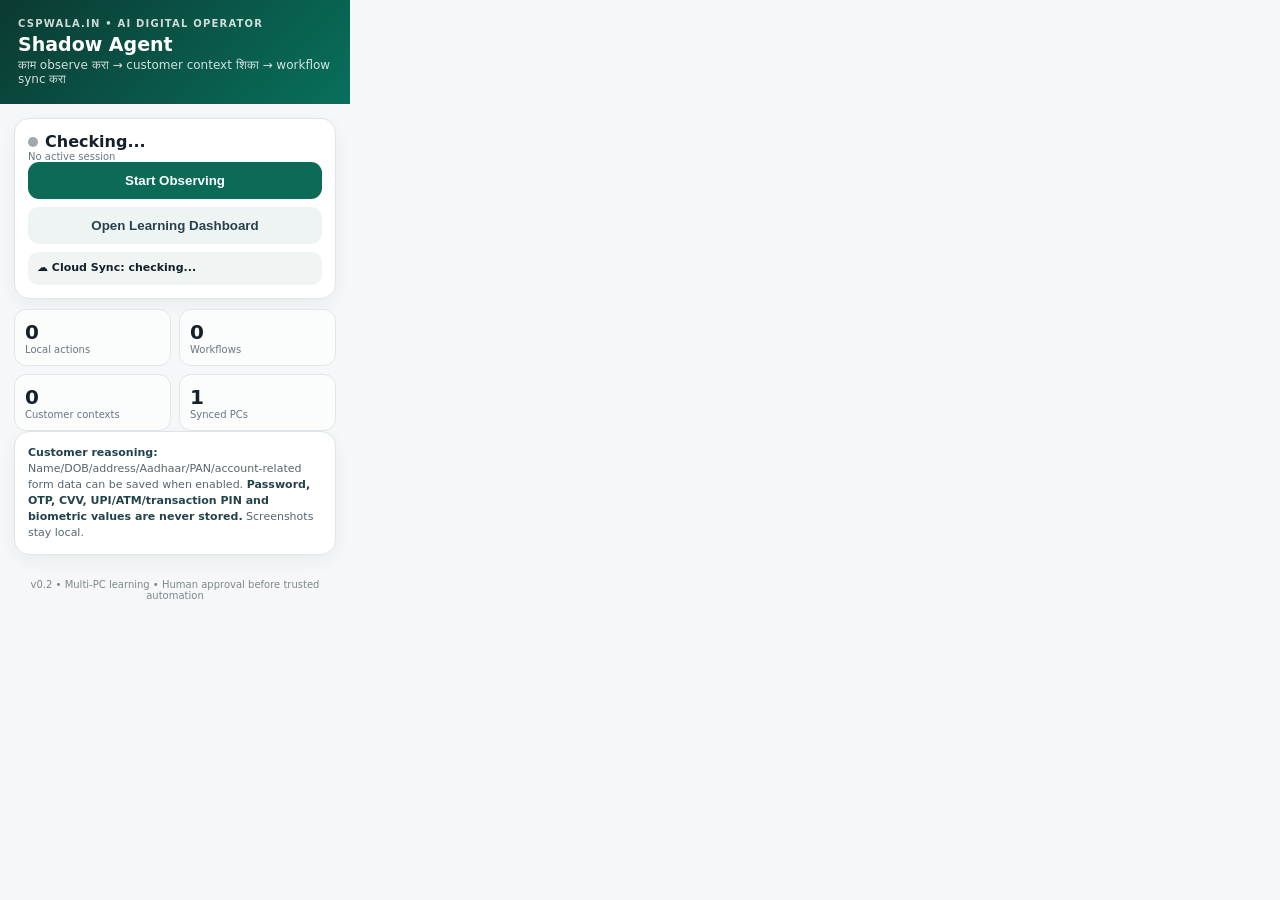
<file: ai-digital-operator/extension/popup.html>
<!doctype html>
<html lang="mr">
<head>
  <meta charset="utf-8">
  <meta name="viewport" content="width=device-width,initial-scale=1">
  <title>CSPWALA Shadow Agent</title>
  <style>
    body{margin:0;width:350px;font-family:Inter,system-ui,-apple-system,"Noto Sans Devanagari",sans-serif;background:#f5f7f8;color:#14202a}
    .top{padding:18px;background:linear-gradient(135deg,#0b3a32,#08705b);color:#fff}.eyebrow{font-size:10px;font-weight:800;letter-spacing:.12em;opacity:.8}.top h1{font-size:19px;margin:4px 0 3px}.top p{margin:0;font-size:12px;opacity:.82}
    main{padding:14px}.card{background:#fff;border:1px solid #dde5e8;border-radius:15px;padding:13px;margin-bottom:10px;box-shadow:0 6px 18px rgba(15,39,64,.05)}
    .row{display:flex;align-items:center;justify-content:space-between;gap:10px}.status{font-weight:800}.dot{width:10px;height:10px;border-radius:50%;background:#a0a9af;display:inline-block;margin-right:7px}.dot.on{background:#0a9b69;box-shadow:0 0 0 4px #e0f5ed}
    button{width:100%;border:0;border-radius:11px;padding:11px 12px;font-weight:800;cursor:pointer}.start{background:#0b6b57;color:#fff}.stop{background:#a72a22;color:#fff}.ghost{background:#eef3f4;color:#27424c;margin-top:8px}
    .metric{font-size:20px;font-weight:900}.label{font-size:10px;color:#687782}.grid{display:grid;grid-template-columns:1fr 1fr;gap:8px}.mini{border:1px solid #e1e7e9;border-radius:12px;padding:10px;background:#fbfcfc}
    .safe{font-size:11px;line-height:1.45;color:#54666f}.safe strong{color:#23434b}.cloud{font-size:11px;margin-top:8px;padding:9px;border-radius:10px;background:#f0f5f4}.cloud b{display:block;margin-bottom:2px}footer{padding:0 14px 14px;font-size:10px;color:#7b888e;text-align:center}
  </style>
</head>
<body>
  <header class="top"><div class="eyebrow">CSPWALA.IN • AI DIGITAL OPERATOR</div><h1>Shadow Agent</h1><p>काम observe करा → customer context शिका → workflow sync करा</p></header>
  <main>
    <section class="card">
      <div class="row"><div><div class="status"><span id="dot" class="dot"></span><span id="statusText">Checking...</span></div><div id="sessionText" class="label">No active session</div></div></div>
      <button id="toggleBtn" class="start">Start Observing</button>
      <button id="dashboardBtn" class="ghost">Open Learning Dashboard</button>
      <div id="cloudBox" class="cloud"><b id="cloudText">☁ Cloud Sync: checking...</b><span id="deviceText"></span></div>
    </section>
    <section class="grid">
      <div class="mini"><div id="eventCount" class="metric">0</div><div class="label">Local actions</div></div>
      <div class="mini"><div id="workflowCount" class="metric">0</div><div class="label">Workflows</div></div>
      <div class="mini"><div id="customerCount" class="metric">0</div><div class="label">Customer contexts</div></div>
      <div class="mini"><div id="deviceCount" class="metric">1</div><div class="label">Synced PCs</div></div>
    </section>
    <section class="card safe"><strong>Customer reasoning:</strong> Name/DOB/address/Aadhaar/PAN/account-related form data can be saved when enabled. <strong>Password, OTP, CVV, UPI/ATM/transaction PIN and biometric values are never stored.</strong> Screenshots stay local.</section>
  </main>
  <footer>v0.2 • Multi-PC learning • Human approval before trusted automation</footer>
  <script src="popup.js"></script>
</body>
</html>
</file>
<file: tools/assets/styles.css>
:root{--navy:#092d42;--navy2:#0f4864;--green:#15805b;--green2:#1ca979;--gold:#f2b632;--gold2:#ffd777;--bg:#f3f7f8;--surface:#fff;--text:#10242d;--muted:#647781;--border:#dbe6e9;--danger:#b42318;--success:#08784e;--shadow:0 20px 55px rgba(9,45,66,.12);--radius:22px}*{box-sizing:border-box}html{scroll-behavior:smooth}body{margin:0;color:var(--text);background:radial-gradient(circle at 90% 0,rgba(242,182,50,.18),transparent 30rem),radial-gradient(circle at 5% 20%,rgba(28,169,121,.11),transparent 28rem),linear-gradient(180deg,#fbfdfe,var(--bg));font-family:Inter,"Noto Sans Devanagari",system-ui,-apple-system,"Segoe UI",sans-serif}button,input,select,textarea{font:inherit}button{cursor:pointer}button:disabled{opacity:.55;cursor:not-allowed}a{color:inherit}img{max-width:100%;display:block}.container,.header-inner{width:min(1200px,calc(100% - 28px));margin-inline:auto}.skip-link{position:fixed;left:12px;top:-60px;z-index:100;background:#fff;color:var(--navy);padding:10px 14px;border-radius:10px;box-shadow:var(--shadow)}.skip-link:focus{top:12px}.site-header{position:sticky;top:0;z-index:50;background:rgba(255,255,255,.93);backdrop-filter:blur(16px);border-bottom:1px solid rgba(219,230,233,.95)}.header-inner{min-height:72px;display:flex;align-items:center;justify-content:space-between;gap:18px}.brand{display:inline-flex;align-items:center;gap:11px;text-decoration:none;line-height:1.05}.brand b{font-size:19px;letter-spacing:-.03em}.brand small{display:block;margin-top:5px;color:var(--muted);font-size:9px;font-weight:900;letter-spacing:.12em}.brand-mark{width:44px;height:44px;border-radius:15px;display:grid;place-items:center;color:#fff;font-weight:950;font-size:22px;background:linear-gradient(135deg,var(--navy),var(--green2));box-shadow:0 12px 25px rgba(9,45,66,.24);position:relative}.brand-mark:after{content:"";position:absolute;right:-3px;bottom:-3px;width:13px;height:13px;border:3px solid #fff;border-radius:50%;background:var(--gold)}.desktop-nav{display:flex;align-items:center;gap:24px}.desktop-nav a{text-decoration:none;color:#40545e;font-weight:800;font-size:14px}.desktop-nav a:hover{color:var(--navy)}.header-actions{display:flex;align-items:center;gap:9px}.btn{border:0;border-radius:13px;padding:11px 16px;display:inline-flex;align-items:center;justify-content:center;gap:8px;text-decoration:none;font-weight:850;transition:transform .18s ease,box-shadow .18s ease,background .18s ease}.btn:hover{transform:translateY(-1px)}.btn-primary{color:#fff;background:linear-gradient(135deg,var(--navy),var(--navy2));box-shadow:0 12px 24px rgba(9,45,66,.2)}.btn-secondary{background:#fff;border:1px solid var(--border);color:var(--navy)}.btn-accent{background:linear-gradient(135deg,var(--gold),var(--gold2));color:#342500}.btn-success{background:linear-gradient(135deg,var(--green),var(--green2));color:#fff}.btn-danger{background:#fff1f0;color:var(--danger);border:1px solid #f1c1bc}.btn-block{width:100%}.hero{padding:64px 0 40px}.hero-grid{display:grid;grid-template-columns:1.08fr .92fr;gap:42px;align-items:center}.eyebrow,.section-kicker{display:inline-flex;align-items:center;gap:7px;color:var(--green);font-size:12px;font-weight:950;letter-spacing:.1em;text-transform:uppercase}.eyebrow{border:1px solid #cde4d9;background:#f0faf5;border-radius:999px;padding:8px 12px;letter-spacing:0;text-transform:none;font-size:13px}h1,h2,h3,p{margin-top:0}h1{font-size:clamp(38px,6vw,68px);line-height:1.02;letter-spacing:-.052em;margin:18px 0}.gradient-text{background:linear-gradient(90deg,var(--green),var(--navy2),#b47b00);-webkit-background-clip:text;background-clip:text;color:transparent}.lead{color:var(--muted);font-size:clamp(16px,2vw,20px);line-height:1.75;max-width:760px}.search-panel{margin-top:26px;display:grid;grid-template-columns:auto 1fr auto;align-items:center;gap:9px;padding:8px 8px 8px 15px;border-radius:18px;background:#fff;border:1px solid var(--border);box-shadow:0 14px 34px rgba(9,45,66,.09)}.search-panel input{border:0;outline:0;min-width:0;padding:9px 5px;font-size:16px}.trust-row{display:flex;gap:16px;flex-wrap:wrap;margin-top:18px;color:#536872;font-size:13px;font-weight:750}.hero-dashboard{background:linear-gradient(145deg,#0a3046,#0c5362);color:#fff;border-radius:30px;padding:22px;box-shadow:0 30px 70px rgba(9,45,66,.26);transform:perspective(900px) rotateY(-3deg) rotateX(1deg);border:1px solid rgba(255,255,255,.16)}.dash-head{display:flex;justify-content:space-between;font-weight:900;margin-bottom:18px}.online-dot{color:#70f0b8;font-size:12px}.dash-stats{display:grid;grid-template-columns:repeat(3,1fr);gap:10px}.dash-stats div{padding:16px;border-radius:17px;background:rgba(255,255,255,.09);border:1px solid rgba(255,255,255,.11)}.dash-stats strong,.dash-stats small{display:block}.dash-stats strong{font-size:22px}.dash-stats small{opacity:.7;margin-top:5px}.dash-list{margin-top:14px;display:grid;gap:8px}.dash-list div{display:flex;justify-content:space-between;gap:12px;padding:13px 14px;background:#fff;color:var(--text);border-radius:14px;font-weight:800}.dash-list span{color:var(--green);font-size:12px}.section{padding:42px 0 70px}.section-tight{padding-top:24px}.section-head{display:flex;align-items:end;justify-content:space-between;gap:16px;margin-bottom:22px}.section-head h2{margin:6px 0;font-size:clamp(27px,4vw,42px);letter-spacing:-.035em}.muted{color:var(--muted)}.category-grid{display:grid;grid-template-columns:repeat(4,minmax(0,1fr));gap:14px}.category-card{width:100%;border:1px solid var(--border);background:#fff;border-radius:18px;padding:17px;display:grid;grid-template-columns:auto 1fr auto;align-items:center;gap:12px;text-align:left;color:var(--text);box-shadow:0 10px 28px rgba(9,45,66,.05);transition:.18s}.category-card:hover{transform:translateY(-3px);border-color:#a8d6c5;box-shadow:var(--shadow)}.category-icon{width:46px;height:46px;border-radius:14px;display:grid;place-items:center;background:linear-gradient(145deg,#eef9f4,#eef5f8);font-size:23px}.category-card strong,.category-card small{display:block}.category-card small{color:var(--muted);margin-top:4px}.chip-row{display:flex;gap:9px;flex-wrap:wrap;margin:16px 0 24px}.chip{border:1px solid var(--border);background:#fff;border-radius:999px;padding:9px 13px;font-weight:850;color:var(--muted)}.chip.active{color:#fff;border-color:var(--navy);background:linear-gradient(135deg,var(--navy),var(--green))}.tool-grid{display:grid;grid-template-columns:repeat(3,minmax(0,1fr));gap:18px}.tool-card{border:1px solid var(--border);background:rgba(255,255,255,.97);border-radius:var(--radius);padding:20px;box-shadow:0 12px 30px rgba(9,45,66,.06);display:flex;flex-direction:column;min-height:294px;transition:.2s}.tool-card:hover{transform:translateY(-4px);border-color:#acd1c3;box-shadow:var(--shadow)}.tool-card-top{display:flex;justify-content:space-between;gap:12px}.tool-icon{width:56px;height:56px;border-radius:17px;display:grid;place-items:center;font-size:27px;background:linear-gradient(145deg,#eaf7f2,#edf4f7);border:1px solid #d9ebe3;flex:0 0 auto}.tool-card h3{margin:16px 0 8px;font-size:20px;line-height:1.25}.tool-card h3 small{display:block;color:var(--muted);font-size:12px;margin-top:5px;font-weight:700}.tool-card p{color:var(--muted);line-height:1.62;flex:1}.tool-card-footer{margin-top:17px}.badges{display:flex;gap:6px;flex-wrap:wrap}.badge{border-radius:999px;padding:5px 8px;font-size:10px;font-weight:950;letter-spacing:.05em}.badge-free{background:#e9f9f1;color:#08784e}.badge-local{background:#eaf3fb;color:#175f8a}.badge-new{background:#fff3cc;color:#775500}.favorite-btn{border:1px solid var(--border);background:#fff;border-radius:11px;width:40px;height:40px;font-size:19px}.favorite-btn[aria-pressed="true"]{background:#fff4d1;border-color:#e7ca6e}.favorite-btn.large{width:48px;height:48px}.empty-state{border:1px dashed #b8c8cd;background:rgba(255,255,255,.7);padding:36px;border-radius:18px;text-align:center;color:var(--muted);grid-column:1/-1}.privacy-section{background:linear-gradient(135deg,#082b40,#0b5b61);color:#fff}.privacy-section .lead{color:rgba(255,255,255,.72)}.privacy-section .section-kicker{color:#75e7b9}.privacy-grid{display:grid;grid-template-columns:1.15fr .85fr;gap:30px;align-items:center}.privacy-card{padding:22px;border-radius:22px;background:rgba(255,255,255,.09);border:1px solid rgba(255,255,255,.17);display:grid;gap:12px}.privacy-card div{padding:12px;border-radius:13px;background:rgba(255,255,255,.08)}.tool-page{padding:36px 0 70px}.breadcrumbs{font-size:14px;color:var(--muted);margin-bottom:18px}.breadcrumbs a{color:var(--green);text-decoration:none}.tool-title-row{display:flex;align-items:flex-start;justify-content:space-between;gap:18px;margin-bottom:22px}.tool-title{display:flex;gap:14px;align-items:flex-start}.tool-title h1{font-size:clamp(30px,5vw,50px);margin:0 0 8px}.tool-layout{display:grid;grid-template-columns:minmax(0,1fr) 320px;gap:22px;align-items:start}.panel{background:#fff;border:1px solid var(--border);border-radius:var(--radius);padding:22px;box-shadow:0 12px 30px rgba(9,45,66,.06)}.panel+.panel{margin-top:18px}.panel h2{font-size:20px;margin-bottom:16px}.privacy-note{display:flex;align-items:flex-start;gap:10px;border-color:#b9ddc7;background:#effaf3;color:#155d39;font-weight:800;line-height:1.55}.workspace-panel{min-height:420px}.sticky-panel{position:sticky;top:92px}.dropzone{border:2px dashed #adc4cb;border-radius:19px;padding:34px 18px;text-align:center;background:#fbfdfd;transition:.2s}.dropzone.dragover{border-color:var(--green);background:#edf9f4}.dropzone input{position:absolute;width:1px;height:1px;opacity:0}.dropzone-icon{font-size:42px;margin-bottom:10px}.dropzone p{color:var(--muted);line-height:1.55}.form-grid{display:grid;grid-template-columns:repeat(2,minmax(0,1fr));gap:14px}.field{display:grid;gap:7px}.field.full{grid-column:1/-1}.field label{font-weight:850;font-size:14px}.field input,.field select,.field textarea{width:100%;border:1px solid var(--border);border-radius:12px;padding:11px 12px;background:#fff;outline:0}.field textarea{min-height:92px;resize:vertical}.field input:focus,.field select:focus,.field textarea:focus{border-color:var(--green);box-shadow:0 0 0 3px rgba(21,128,91,.1)}.range-row{display:grid;grid-template-columns:1fr 76px;gap:10px;align-items:center}.action-row{display:flex;gap:10px;flex-wrap:wrap;margin-top:18px}.file-list,.result-list{display:grid;gap:12px;margin-top:18px}.file-item{border:1px solid var(--border);border-radius:15px;padding:12px;display:grid;grid-template-columns:62px minmax(0,1fr) auto;gap:12px;align-items:center}.file-thumb{width:62px;height:62px;object-fit:cover;border-radius:11px;background:#eef3f4}.file-meta{min-width:0}.file-meta strong{display:block;overflow:hidden;text-overflow:ellipsis;white-space:nowrap}.file-meta small{color:var(--muted)}.icon-btn{width:38px;height:38px;border:0;border-radius:11px;background:#fff1f0;color:var(--danger)}.result-grid{display:grid;grid-template-columns:repeat(2,minmax(0,1fr));gap:14px;margin-top:18px}.result-card{border:1px solid var(--border);border-radius:16px;overflow:hidden;background:#fff}.result-preview{width:100%;aspect-ratio:4/3;object-fit:contain;background:#edf2f3}.result-body{padding:13px}.result-body strong{display:block;overflow:hidden;text-overflow:ellipsis;white-space:nowrap}.result-stats{display:flex;justify-content:space-between;gap:8px;color:var(--muted);font-size:12px;margin:8px 0 12px}.canvas-wrap{margin-top:18px;border:1px solid var(--border);border-radius:17px;padding:12px;background:repeating-conic-gradient(#eef2f3 0 25%,#fff 0 50%) 50%/20px 20px;overflow:auto}.canvas-wrap canvas{display:block;max-width:100%;height:auto;margin:auto;background:#fff;box-shadow:0 10px 30px rgba(9,45,66,.12)}.preview-frame{border:1px solid var(--border);background:#f8fbfb;border-radius:16px;padding:18px;margin-top:16px;min-height:240px}.preview-frame .document-sheet{width:min(100%,794px);margin:auto;background:#fff;padding:48px;box-shadow:0 8px 28px rgba(9,45,66,.12);font-family:"Noto Serif Devanagari","Noto Sans Devanagari",serif;line-height:1.8}.info-list{margin:0;padding-left:20px;color:var(--muted);line-height:1.75}.info-copy{color:var(--muted);line-height:1.75}.info-copy strong{color:var(--text)}hr{border:0;border-top:1px solid var(--border);margin:22px 0}.status{margin-top:12px;min-height:24px;color:var(--muted)}.error-box{display:none;margin-top:12px;border:1px solid #f1b5ae;color:#8f2318;background:#fff3f2;border-radius:12px;padding:11px 12px}.error-box.show{display:block}.warning-box{border:1px solid #f0d487;background:#fff9e8;color:#6c5308;border-radius:14px;padding:13px;margin:14px 0;line-height:1.55}.success-box{border:1px solid #a8ddc5;background:#effaf4;color:#096440;border-radius:14px;padding:13px;margin:14px 0}.meter{height:10px;border-radius:999px;background:#e4ecee;overflow:hidden;margin-top:12px}.meter span{display:block;height:100%;width:0;background:linear-gradient(90deg,var(--green),var(--gold));transition:width .2s}.stat-grid{display:grid;grid-template-columns:repeat(3,1fr);gap:10px;margin:14px 0}.stat-box{padding:13px;border:1px solid var(--border);border-radius:14px;background:#f8fbfb}.stat-box strong,.stat-box small{display:block}.stat-box small{color:var(--muted);margin-top:4px}.footer{border-top:1px solid var(--border);background:#fff;padding:30px 0;color:var(--muted);font-size:14px}.footer-inner{display:flex;justify-content:space-between;gap:24px;flex-wrap:wrap}.footer-inner>div:last-child{display:flex;gap:16px;flex-wrap:wrap}.footer a{text-decoration:none}.footer p{margin:6px 0 0}.hidden{display:none!important}@media(max-width:980px){.hero-grid,.tool-layout,.privacy-grid{grid-template-columns:1fr}.hero-dashboard{display:none}.category-grid{grid-template-columns:repeat(2,minmax(0,1fr))}.tool-grid{grid-template-columns:repeat(2,minmax(0,1fr))}.desktop-nav{display:none}.sticky-panel{position:static}.tool-layout aside{order:-1}}@media(max-width:640px){.header-inner{min-height:64px}.brand small{display:none}.header-actions .btn-secondary{display:none}.hero{padding-top:38px}h1{font-size:39px}.search-panel{grid-template-columns:auto 1fr}.search-panel .btn{grid-column:1/-1}.category-grid,.tool-grid,.result-grid,.form-grid,.privacy-grid{grid-template-columns:1fr}.tool-card{min-height:268px}.tool-title-row{flex-direction:column}.tool-title{align-items:center}.panel{padding:16px}.file-item{grid-template-columns:52px minmax(0,1fr) auto}.file-thumb{width:52px;height:52px}.btn{min-height:44px}.preview-frame .document-sheet{padding:25px}.stat-grid{grid-template-columns:1fr}.trust-row{gap:9px}}
</file>
<file: tools/assets/poster-builder.css>
.builder-hero{padding:52px 0 26px;background:linear-gradient(135deg,#edf8f4,#f7fbfc 55%,#fff5d7)}.builder-hero h1{font-size:clamp(36px,6vw,64px);margin:14px 0}.source-actions{display:grid;grid-template-columns:repeat(2,minmax(0,1fr));gap:16px;margin-top:28px}.source-card{border:2px solid var(--border);background:#fff;border-radius:20px;padding:22px;text-align:left;display:grid;grid-template-columns:auto 1fr;gap:5px 14px;box-shadow:0 12px 30px rgba(9,45,66,.06)}.source-card>span{grid-row:1/3;font-size:34px}.source-card small{color:var(--muted)}.source-card.active{border-color:var(--green);background:#eefaf5}.builder-section{padding-top:30px}.poster-library-grid{display:grid;grid-template-columns:repeat(4,minmax(0,1fr));gap:16px}.library-card{border:1px solid var(--border);border-radius:18px;background:#fff;overflow:hidden;text-align:left;box-shadow:0 10px 26px rgba(9,45,66,.06)}.library-card.selected{outline:3px solid var(--green)}.library-poster{aspect-ratio:4/5;padding:18px;display:flex;flex-direction:column;justify-content:space-between;color:#10242d}.library-poster .mini-header,.library-poster .mini-footer{padding:10px;border-radius:12px;background:rgba(255,255,255,.86);font-weight:900}.library-body{text-align:center;font-size:16px;font-weight:900}.library-meta{padding:13px}.library-meta strong,.library-meta small{display:block}.library-meta small{color:var(--muted);margin-top:4px}.builder-grid{display:grid;grid-template-columns:190px minmax(0,1fr) 420px;gap:18px;align-items:start}.builder-sidebar,.preview-column{position:sticky;top:90px}.builder-sidebar{display:grid;gap:8px}.builder-step{padding:12px;border-radius:13px;background:#fff;border:1px solid var(--border);display:flex;gap:10px;align-items:center;font-size:13px}.builder-step span{width:27px;height:27px;border-radius:50%;display:grid;place-items:center;background:#eef5f7;color:var(--navy);font-weight:900}.builder-step.active{border-color:#a7d8c5;background:#f0faf5}.saved-panel{margin-top:12px;background:#fff;border:1px solid var(--border);border-radius:16px;padding:12px}.saved-head{display:flex;justify-content:space-between;gap:8px;margin-bottom:10px}.saved-item{border-top:1px solid var(--border);padding:9px 0;font-size:12px;display:grid;grid-template-columns:1fr auto auto;gap:6px;align-items:center}.saved-item button{border:0;background:#eef5f7;border-radius:7px;padding:5px}.builder-controls{display:grid;gap:16px}.builder-card{background:#fff;border:1px solid var(--border);border-radius:20px;padding:18px;box-shadow:0 10px 28px rgba(9,45,66,.05)}.builder-card h3{margin-bottom:16px}.selected-poster-info{padding:12px;border-radius:13px;background:#f4f8f9;color:var(--muted);margin-bottom:12px}.upload-poster{border:2px dashed #adc4cb;border-radius:16px;padding:18px;text-align:center;display:block;cursor:pointer}.upload-poster input{display:none}.upload-poster span,.upload-poster small{display:block}.upload-poster span{font-weight:900}.selection-tabs{display:flex;gap:8px;flex-wrap:wrap;margin-bottom:14px}.tab{border:1px solid var(--border);background:#fff;border-radius:999px;padding:8px 12px;font-weight:800}.tab.active{background:var(--navy);color:#fff;border-color:var(--navy)}.tab small{opacity:.7}.service-groups{display:grid;gap:10px;margin-bottom:14px}.service-group{border:1px solid var(--border);border-radius:14px;overflow:hidden}.service-group summary{padding:11px 13px;background:#f7fafb;font-weight:900;cursor:pointer}.service-options{padding:10px;display:flex;gap:7px;flex-wrap:wrap}.service-chip{border:1px solid var(--border);background:#fff;border-radius:999px;padding:7px 10px;font-size:12px}.service-chip.selected{background:#eaf8f2;border-color:#8cccb3;color:#086342}.inline-field{display:grid;grid-template-columns:1fr auto;gap:8px}.selected-services{display:flex;gap:7px;flex-wrap:wrap;margin-top:12px}.selected-token{background:#eef5f7;border-radius:999px;padding:6px 9px;font-size:12px}.style-grid{display:grid;grid-template-columns:repeat(2,minmax(0,1fr));gap:10px;margin-bottom:14px}.style-option{border:2px solid var(--border);background:#fff;border-radius:14px;padding:10px;text-align:left}.style-option.selected{border-color:var(--green)}.style-colors{display:flex;gap:5px;margin-bottom:7px}.style-colors span{width:22px;height:22px;border-radius:7px}.preview-column{background:#fff;border:1px solid var(--border);border-radius:20px;padding:14px;box-shadow:var(--shadow)}.preview-toolbar{display:grid;grid-template-columns:1fr auto;gap:8px;margin-bottom:12px}.preview-toolbar select{border:1px solid var(--border);border-radius:12px;padding:10px}.poster-canvas-wrap{background:#dce6e9;border-radius:16px;padding:12px;max-height:70vh;overflow:auto}.poster-canvas-wrap canvas{display:block;width:100%;height:auto;background:#fff;box-shadow:0 12px 30px rgba(9,45,66,.15)}.preview-actions{display:grid;grid-template-columns:repeat(2,1fr);gap:8px;margin-top:12px}.preview-actions .btn{padding:10px}.status{min-height:22px;color:var(--muted);margin:10px 0 0}@media(max-width:1200px){.builder-grid{grid-template-columns:1fr 390px}.builder-sidebar{display:none}.preview-column{position:sticky}.poster-library-grid{grid-template-columns:repeat(3,1fr)}}@media(max-width:900px){.builder-grid{grid-template-columns:1fr}.preview-column{position:static;order:-1}.source-actions,.poster-library-grid{grid-template-columns:repeat(2,1fr)}}@media(max-width:620px){.source-actions,.poster-library-grid,.style-grid{grid-template-columns:1fr}.preview-actions{grid-template-columns:1fr}.preview-column{padding:10px}.builder-card{padding:14px}}
</file>
<file: tools/advertisement-builder/module.css>
.builder-shell{width:min(1500px,calc(100% - 24px));margin:auto;padding:28px 0 60px}.builder-intro{display:flex;justify-content:space-between;align-items:end;gap:20px;margin-bottom:20px}.builder-intro h1{font-size:clamp(32px,5vw,54px);margin:6px 0}.save-counter{min-width:140px;padding:16px;border-radius:18px;background:linear-gradient(135deg,#092d42,#15805b);color:#fff;text-align:center;box-shadow:var(--shadow)}.save-counter strong,.save-counter span{display:block}.save-counter strong{font-size:28px}.builder-grid{display:grid;grid-template-columns:230px minmax(360px,520px) minmax(420px,1fr);gap:18px;align-items:start}.builder-steps,.builder-controls,.preview-column{background:#fff;border:1px solid var(--border);border-radius:22px;box-shadow:0 14px 36px rgba(9,45,66,.07)}.builder-steps{padding:12px;position:sticky;top:88px}.step-tab{width:100%;border:0;background:transparent;padding:13px 12px;text-align:left;border-radius:12px;font-weight:800;color:var(--muted)}.step-tab.active{background:linear-gradient(135deg,var(--navy),var(--green));color:#fff}.builder-controls{padding:20px;max-height:calc(100vh - 110px);overflow:auto}.step-panel{display:none}.step-panel.active{display:block}.source-switch,.action-row,.inline-add{display:flex;gap:10px;flex-wrap:wrap}.library-grid,.style-grid,.saved-grid{display:grid;grid-template-columns:repeat(2,minmax(0,1fr));gap:12px;margin-top:16px}.library-card,.style-card,.export-btn,.choice{border:1px solid var(--border);background:#fff;border-radius:15px;padding:14px;text-align:left;transition:.18s}.library-card:hover,.style-card:hover,.export-btn:hover,.choice:hover{border-color:var(--green);transform:translateY(-2px)}.library-card.selected,.style-card.selected,.choice.selected{outline:3px solid rgba(21,128,91,.18);border-color:var(--green)}.library-preview{aspect-ratio:4/3;border-radius:11px;padding:16px;display:flex;flex-direction:column;justify-content:space-between;color:#fff;font-weight:800}.upload-card{display:grid;place-items:center;gap:8px;padding:34px;border:2px dashed #afc6cd;border-radius:17px;background:#f8fbfc;margin-top:16px;text-align:center}.upload-card input{display:none}.check-row{display:flex;gap:9px;align-items:center;margin-top:12px;font-weight:800}.service-group{margin:14px 0}.service-group h3{font-size:16px;margin-bottom:8px}.service-chips,.choice-grid{display:flex;gap:8px;flex-wrap:wrap}.service-chip,.choice{cursor:pointer}.service-chip{border:1px solid var(--border);background:#fff;border-radius:999px;padding:8px 11px}.service-chip.selected{background:#eaf8f1;border-color:var(--green);color:var(--success)}.sortable-list{display:grid;gap:8px;margin-top:16px}.sortable-item{display:flex;justify-content:space-between;align-items:center;padding:10px 12px;border:1px solid var(--border);border-radius:12px;background:#f9fbfb}.export-grid{display:grid;grid-template-columns:repeat(2,minmax(0,1fr));gap:10px}.export-btn{font-weight:850}.preview-column{padding:14px;position:sticky;top:88px}.preview-toolbar{display:flex;justify-content:space-between;padding:8px 4px 14px}.canvas-stage{background:#e9eff1;border-radius:16px;padding:14px;overflow:auto;max-height:calc(100vh - 150px)}#posterCanvas{display:block;width:100%;height:auto;background:#fff;box-shadow:0 16px 40px rgba(9,45,66,.16)}@media(max-width:1180px){.builder-grid{grid-template-columns:200px 1fr}.preview-column{grid-column:1/-1;position:static}.canvas-stage{max-height:none}}@media(max-width:760px){.builder-intro{align-items:flex-start;flex-direction:column}.builder-grid{grid-template-columns:1fr}.builder-steps{position:static;display:flex;overflow:auto;gap:6px}.step-tab{min-width:150px}.builder-controls{max-height:none}.library-grid,.style-grid,.export-grid{grid-template-columns:1fr}.preview-column{grid-column:auto}.header-actions .btn-primary{display:none}}
</file>
